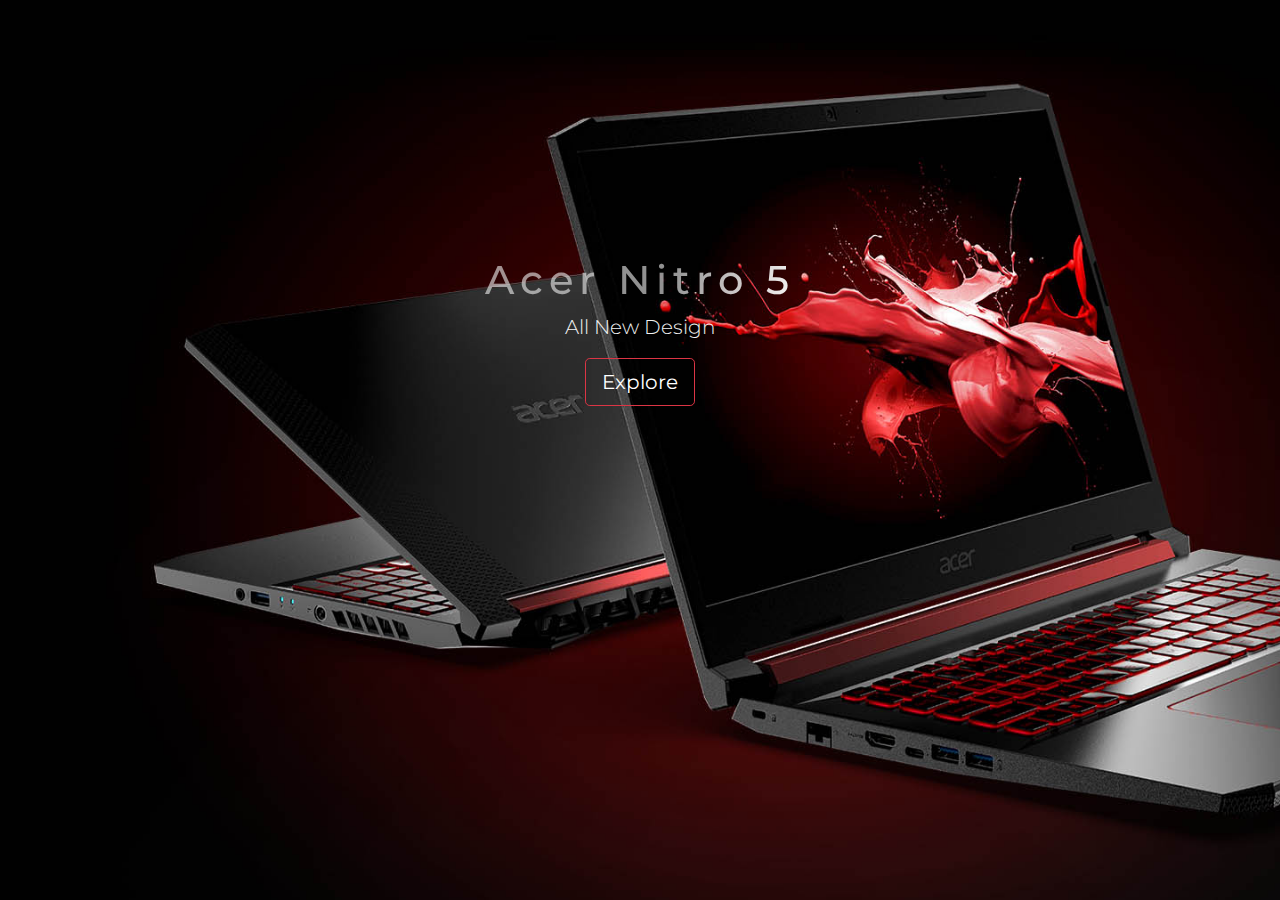
<file: index.html>
<!DOCTYPE html>
<html>
<head>
	<title> Acer Nitro 5| Landing Page</title>
	<meta charset="utf-8">
	<meta name="viewport" content="width=device-width,
	initial-scale=1.0, maximum-scale=1.0, shrink-to-fit=no">
	<meta http-equiv="X-UA-Compatible" content="IE-Edge">
	<!-- font awesome icons -->
	<link rel="stylesheet" href="https://use.fontawesome.com/releases/v5.5.0/css/all.css" integrity="sha384-B4dIYHKNBt8Bc12p+WXckhzcICo0wtJAoU8YZTY5qE0Id1GSseTk6S+L3BlXeVIU" crossorigin="anonymous">
	
	<!-- google fonts -->
	<link href="https://fonts.googleapis.com/css?family=Montserrat|Raleway&display=swap" rel="stylesheet">

	<!-- bootstrap -->
	<link rel="stylesheet" href="https://maxcdn.bootstrapcdn.com/bootstrap/4.3.1/css/bootstrap.min.css">
	<!-- external css -->
	<link rel="stylesheet" type="text/css" href="assets/css/style.css">
	<!-- animate css -->
	<link rel="stylesheet" type="text/css" href="assets/css/animate.css">
	<link rel="shortcut icon" href="assets/images/no5icon.jpg"/>

</head>
<body>
	<section id="jumbotron-section">
		<div id="jumbo-land" class="jumbotron mb-0 animated fadeIn" >
			<div class="container-fluid text-center ">
				<h1 class="text-center shine"> Acer Nitro 5</h1>	
				
				<p class="lead text-center"> All New Design</p>
				
				<a href="home.html"> <button id="explore" class="btn btn-outline-danger btn-lg "> 
					 Explore</a>
				</button> 
				
				
 				


			</div> 
			<!-- end of container -->
			
			
			 
		</div>
		<!-- end of jumbotron -->

	</section>
	<!-- end of jumbo section  -->
	










<!-- jQuery library -->
<script src="https://ajax.googleapis.com/ajax/libs/jquery/3.4.1/jquery.min.js"></script>

<!-- Popper JS
<script src="https://cdnjs.cloudflare.com/ajax/libs/popper.js/1.14.7/umd/popper.min.js"></script>

 Latest compiled JavaScript -->
<script src="https://maxcdn.bootstrapcdn.com/bootstrap/4.3.1/js/bootstrap.min.js"></script>

</body>
</html>
</file>
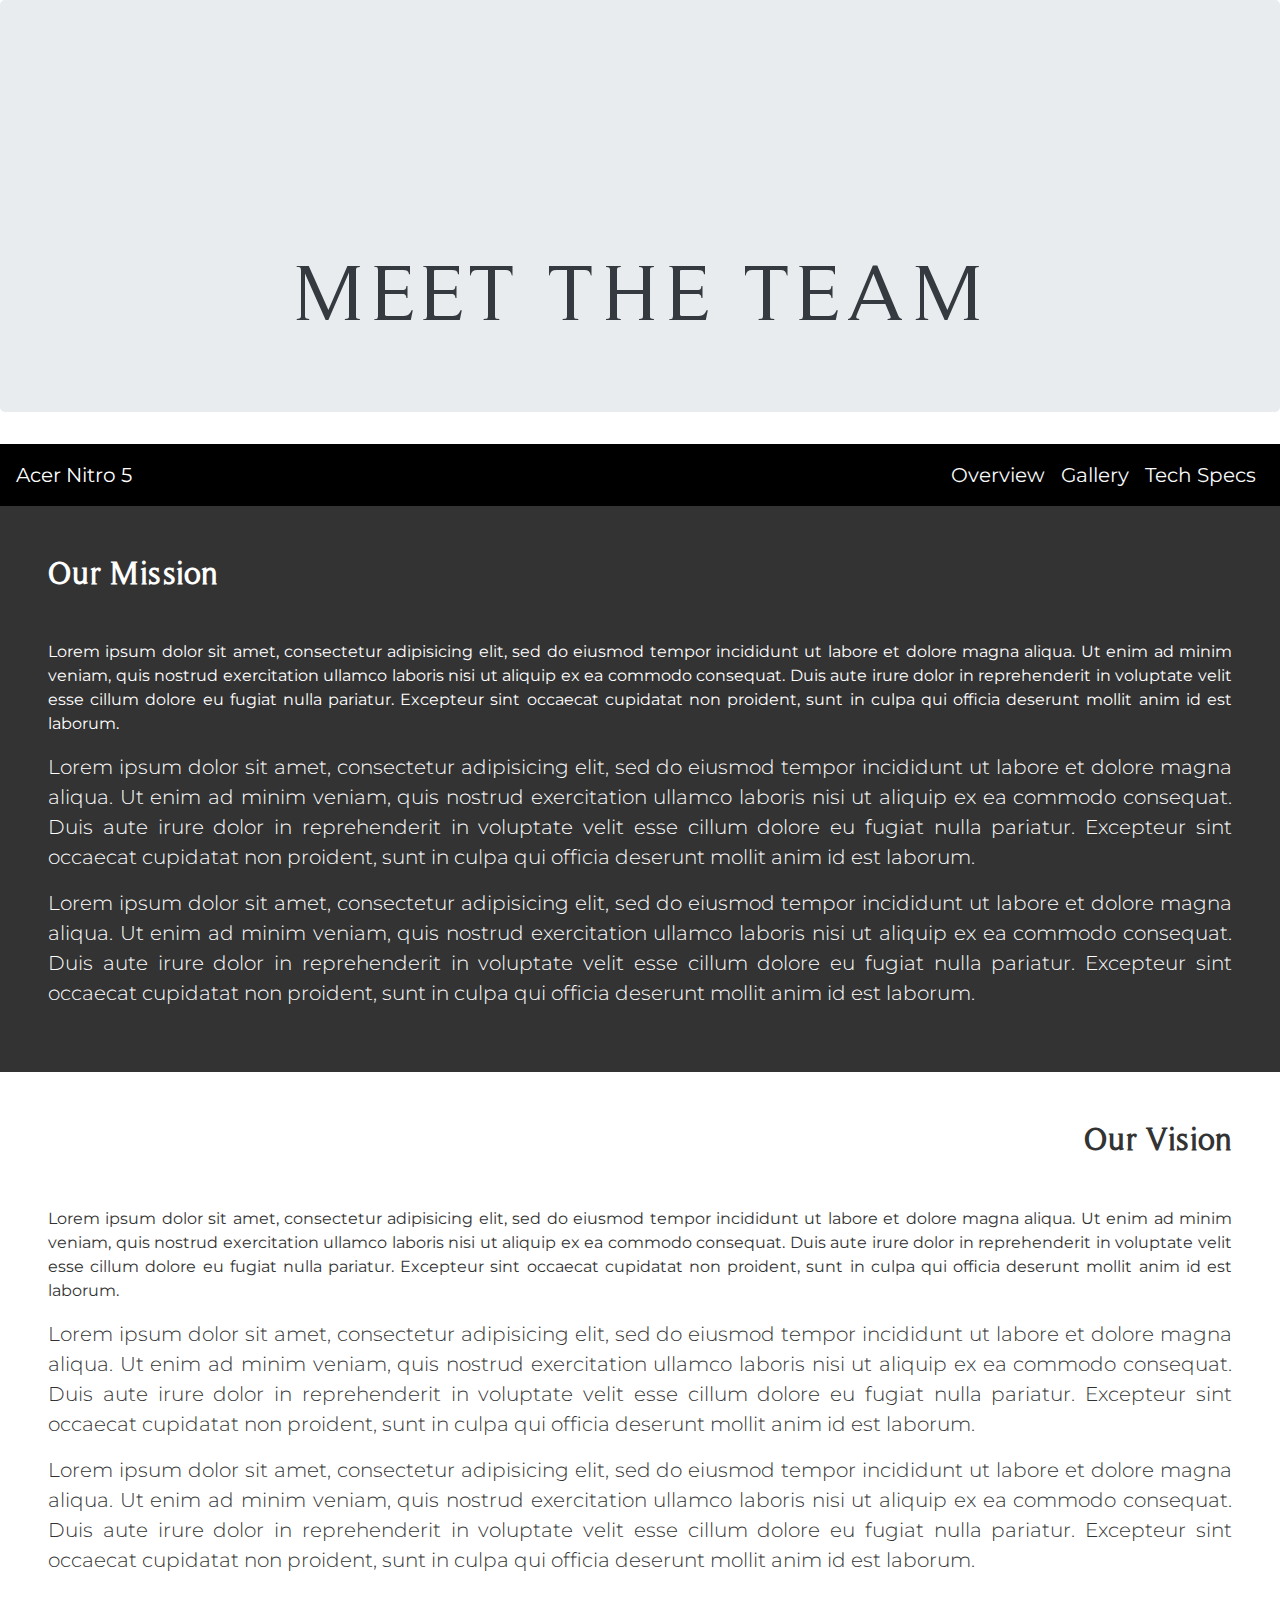
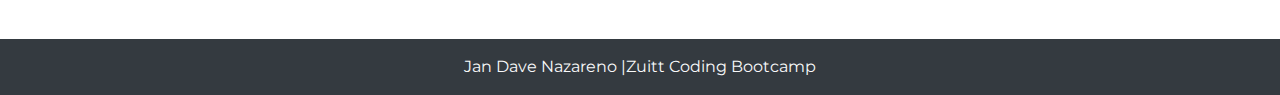
<file: about.html>
<!DOCTYPE html>
<html>
<head>
	<title></title>

	<meta charset="utf-8">
	<meta name="viewport" content="width=device-width,
	initial-scale=1.0, maximum-scale=1.0, shrink-to-fit=no">
	<meta http-equiv="X-UA-Compatible" content="IE-Edge">
	<!-- font awesome icons -->
	<link rel="stylesheet" href="https://use.fontawesome.com/releases/v5.5.0/css/all.css" integrity="sha384-B4dIYHKNBt8Bc12p+WXckhzcICo0wtJAoU8YZTY5qE0Id1GSseTk6S+L3BlXeVIU" crossorigin="anonymous">
	
	<!-- google fonts -->
	<link href="https://fonts.googleapis.com/css?family=Montserrat|Raleway&display=swap" rel="stylesheet">

	<!-- bootstrap -->
	<link rel="stylesheet" href="https://maxcdn.bootstrapcdn.com/bootstrap/4.3.1/css/bootstrap.min.css">
	<!-- external css -->
	<link rel="stylesheet" type="text/css" href="assets/css/style.css">
	<!-- animate css -->
	<link rel="stylesheet" type="text/css" href="assets/css/animate.css">
	<link rel="shortcut icon" href="assets/images/no5icon.jpg"/>
</head>
<body>
	<section id="home"></section>
	<!-- <nav id="navbar" class="navbar navbar-expand-sm navbar-dark sticky-top animated fadeIn">
	  <a class="navbar-brand " href="home.html">Acer Nitro 5</a>
	  <button class="navbar-toggler" type="button" data-toggle="collapse" data-target="#navbarNav" aria-controls="navbarNav" aria-expanded="false" aria-label="Toggle navigation">
	    <span class="navbar-toggler-icon"></span>
	  </button>
	  <div class="collapse navbar-collapse" id="navbarNav">
	    <ul class="navbar-nav ml-auto">
	      <li class="nav-item active">
	        <a class="nav-link text-light" href="home.html">Overview <span class="sr-only ">(current)</span></a>
	      </li>
	      <li class="nav-item">
	        <a class="nav-link text-light" href="#">Gallery</a>
	      </li>
	      <li class="nav-item">
	        <a class="nav-link text-light" href="techspecs.html">Tech Specs</a>
	      </li>
	      
	    </ul>
	  </div>
		
	</nav> -->

	<section id="jumbotron-about" class="jumbotron">
		<h2 id="landing-about" class="text-center text-dark animated fadeIn">
			MEET THE TEAM

		</h2>

	</section> <!-- END JUMBO -->

	<div class="container-fluid p-0">
		<nav id="navbar" class="navbar navbar-expand-sm navbar-dark sticky-top animated fadeIn">
	  <a class="navbar-brand " href="home.html">Acer Nitro 5</a>
	  <button class="navbar-toggler" type="button" data-toggle="collapse" data-target="#navbarNav" aria-controls="navbarNav" aria-expanded="false" aria-label="Toggle navigation">
	    <span class="navbar-toggler-icon"></span>
	  </button>
	  <div class="collapse navbar-collapse" id="navbarNav">
	    <ul class="navbar-nav ml-auto">
	      <li class="nav-item active">
	        <a class="nav-link text-light" href="home.html">Overview <span class="sr-only ">(current)</span></a>
	      </li>
	      <li class="nav-item">
	        <a class="nav-link text-light" href="#">Gallery</a>
	      </li>
	      <li class="nav-item">
	        <a class="nav-link text-light" href="techspecs.html">Tech Specs</a>
	      </li>
	      
	    </ul>
	  </div>
		
	</nav>
	
	<section id="mission" class="p-5">
		
		<h2 class="mb-5 about-tags">Our Mission</h2>
		
		<p class="text-justify ">Lorem ipsum dolor sit amet, consectetur adipisicing elit, sed do eiusmod
		tempor incididunt ut labore et dolore magna aliqua. Ut enim ad minim veniam,
		quis nostrud exercitation ullamco laboris nisi ut aliquip ex ea commodo
		consequat. Duis aute irure dolor in reprehenderit in voluptate velit esse
		cillum dolore eu fugiat nulla pariatur. Excepteur sint occaecat cupidatat non
		proident, sunt in culpa qui officia deserunt mollit anim id est laborum.</p>

		<p class="text-justify lead">Lorem ipsum dolor sit amet, consectetur adipisicing elit, sed do eiusmod
		tempor incididunt ut labore et dolore magna aliqua. Ut enim ad minim veniam,
		quis nostrud exercitation ullamco laboris nisi ut aliquip ex ea commodo
		consequat. Duis aute irure dolor in reprehenderit in voluptate velit esse
		cillum dolore eu fugiat nulla pariatur. Excepteur sint occaecat cupidatat non
		proident, sunt in culpa qui officia deserunt mollit anim id est laborum.</p>

		<p class="text-justify lead">Lorem ipsum dolor sit amet, consectetur adipisicing elit, sed do eiusmod
		tempor incididunt ut labore et dolore magna aliqua. Ut enim ad minim veniam,
		quis nostrud exercitation ullamco laboris nisi ut aliquip ex ea commodo
		consequat. Duis aute irure dolor in reprehenderit in voluptate velit esse
		cillum dolore eu fugiat nulla pariatur. Excepteur sint occaecat cupidatat non
		proident, sunt in culpa qui officia deserunt mollit anim id est laborum.</p>
	</section>


	<section id="vision" class="p-5">
		
		<h2 class="mb-5 about-tags text-right">Our Vision</h2>
		
		<p class="text-justify ">Lorem ipsum dolor sit amet, consectetur adipisicing elit, sed do eiusmod
		tempor incididunt ut labore et dolore magna aliqua. Ut enim ad minim veniam,
		quis nostrud exercitation ullamco laboris nisi ut aliquip ex ea commodo
		consequat. Duis aute irure dolor in reprehenderit in voluptate velit esse
		cillum dolore eu fugiat nulla pariatur. Excepteur sint occaecat cupidatat non
		proident, sunt in culpa qui officia deserunt mollit anim id est laborum.</p>

		<p class="text-justify lead">Lorem ipsum dolor sit amet, consectetur adipisicing elit, sed do eiusmod
		tempor incididunt ut labore et dolore magna aliqua. Ut enim ad minim veniam,
		quis nostrud exercitation ullamco laboris nisi ut aliquip ex ea commodo
		consequat. Duis aute irure dolor in reprehenderit in voluptate velit esse
		cillum dolore eu fugiat nulla pariatur. Excepteur sint occaecat cupidatat non
		proident, sunt in culpa qui officia deserunt mollit anim id est laborum.</p>

		<p class="text-justify lead">Lorem ipsum dolor sit amet, consectetur adipisicing elit, sed do eiusmod
		tempor incididunt ut labore et dolore magna aliqua. Ut enim ad minim veniam,
		quis nostrud exercitation ullamco laboris nisi ut aliquip ex ea commodo
		consequat. Duis aute irure dolor in reprehenderit in voluptate velit esse
		cillum dolore eu fugiat nulla pariatur. Excepteur sint occaecat cupidatat non
		proident, sunt in culpa qui officia deserunt mollit anim id est laborum.</p>
	</section>

	

	</div> <!-- end container fluid -->
	

	<footer >
	
	<p class="text-center p-3 mb-0 text-light bg-dark ">Jan Dave Nazareno |Zuitt Coding Bootcamp</p>
	</footer>






<!-- jQuery library -->
<script src="https://ajax.googleapis.com/ajax/libs/jquery/3.4.1/jquery.min.js"></script>

<!-- Popper JS
<script src="https://cdnjs.cloudflare.com/ajax/libs/popper.js/1.14.7/umd/popper.min.js"></script>

<!-- Latest compiled JavaScript -->
<script src="https://maxcdn.bootstrapcdn.com/bootstrap/4.3.1/js/bootstrap.min.js"></script>
</body>
</html>
</file>
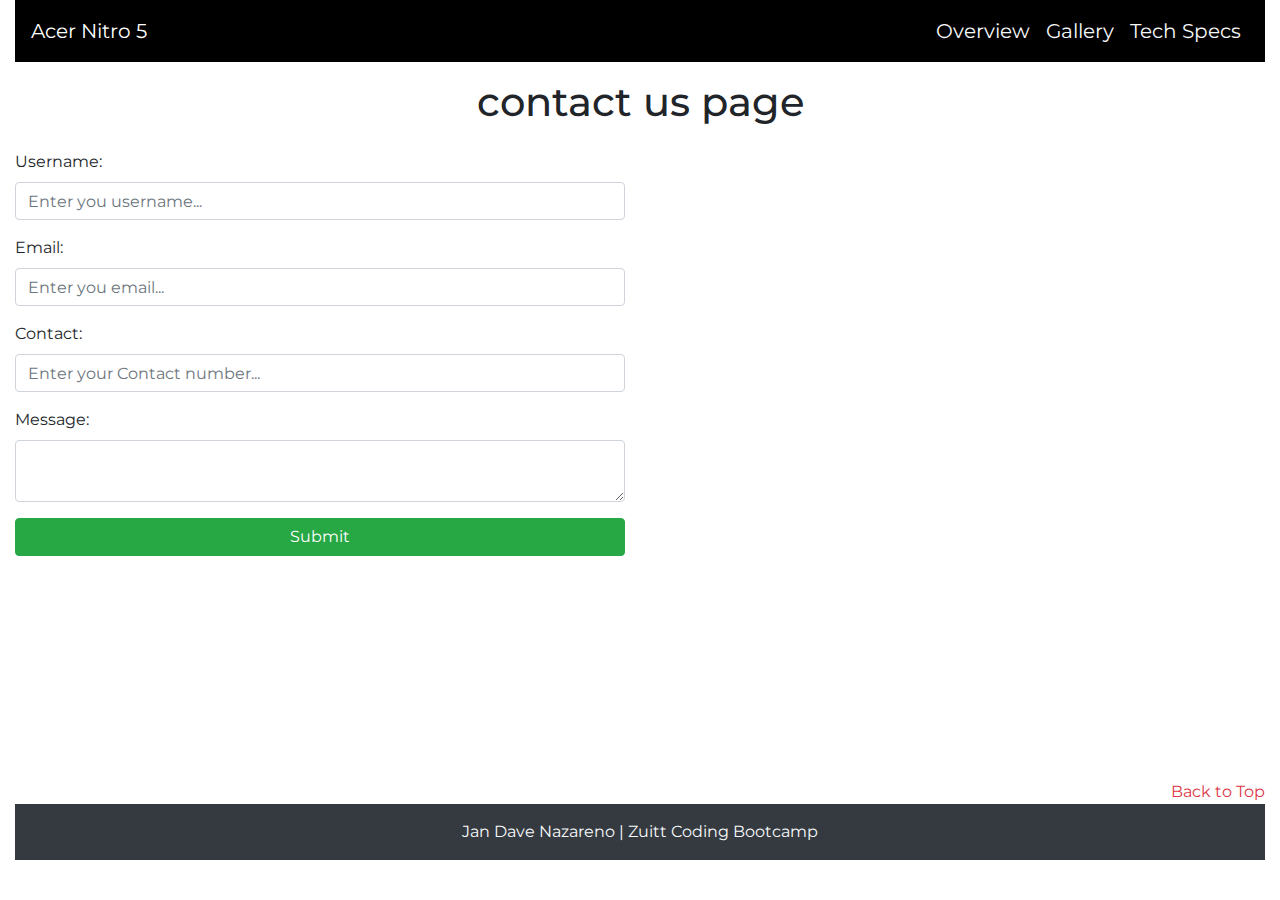
<file: contact.html>
<!DOCTYPE html>
<html>
<head>
	<title>Acer Nitro 5</title>

	<meta charset="utf-8">
	<meta name="viewport" content="width=device-width,
	initial-scale=1.0, maximum-scale=1.0, shrink-to-fit=no">
	<meta http-equiv="X-UA-Compatible" content="IE-Edge">
	<!-- font awesome icons -->
	<link rel="stylesheet" href="https://use.fontawesome.com/releases/v5.5.0/css/all.css" integrity="sha384-B4dIYHKNBt8Bc12p+WXckhzcICo0wtJAoU8YZTY5qE0Id1GSseTk6S+L3BlXeVIU" crossorigin="anonymous">
	
	<!-- google fonts -->
	<link href="https://fonts.googleapis.com/css?family=Montserrat|Raleway&display=swap" rel="stylesheet">

	<!-- bootstrap -->
	<link rel="stylesheet" href="https://maxcdn.bootstrapcdn.com/bootstrap/4.3.1/css/bootstrap.min.css">
	<!-- external css -->
	<link rel="stylesheet" type="text/css" href="assets/css/style.css">
	<!-- animate css -->
	<link rel="stylesheet" type="text/css" href="assets/css/animate.css">
	<link rel="shortcut icon" href="assets/images/no5icon.jpg"/>
</head>
<body>
	<div class="container-fluid">
		<section id="home"></section>
	<nav id="navbar" class="navbar navbar-expand-sm navbar-dark ">
	  <a class="navbar-brand " href="home.html">Acer Nitro 5</a>
	  <button class="navbar-toggler" type="button" data-toggle="collapse" data-target="#navbarNav" aria-controls="navbarNav" aria-expanded="false" aria-label="Toggle navigation">
	    <span class="navbar-toggler-icon"></span>
	  </button>
	  <div class="collapse navbar-collapse" id="navbarNav">
	    <ul class="navbar-nav ml-auto">
	      <li class="nav-item active">
	        <a class="nav-link text-light" href="home.html">Overview <span class="sr-only ">(current)</span></a>
	      </li>
	      <li class="nav-item">
	        <a class="nav-link text-light" href="#">Gallery</a>
	      </li>
	      <li class="nav-item active">
	        <a class="nav-link text-light" href="techspecs.html">Tech Specs</a>
	      </li>
	      
	    </ul>
	  </div>
	</nav>

	<div class="row">
		<header class="col-12 col-md-12 col-lg-12">
			<h1 class="text-center py-3"> contact us page</h1>

		</header>

	</div> <!-- end of row -->
			

	<div class="row">
		<div class="col-12 col-md-16 col-lg-6">
			<form>
				<div class="form-group">
					<label for="username">Username:</label>
					<input type="text" id="username" class="form-control" placeholder="Enter you username..." >

				</div>

				<div class="form-group">
					<label for="email">Email:</label>
					<input type="email" id="email" class="form-control" placeholder="Enter you email..." >

				</div>

				<div class="form-group">
					<label for="contact">Contact:</label>
					<input type="number" id="contact" class="form-control" placeholder="Enter your Contact number..." >

				</div>

				<div class="form-group">
					<label for="message">Message:</label>
					<textarea id="message" class="form-control" placeholder="Enter your message here">
						
					</textarea>
				</div>
				<button class="btn btn-block btn-success">
					
					Submit
				</button>

			</form>
		</div> <!-- left side -->

		<div class="col-12 col-md-16 col-lg-6">
			<iframe id="maps" src="https://www.google.com/maps/embed?pb=!1m18!1m12!1m3!1d65346694.99924753!2d41.34272684620072!3d-3.531224757105574!2m3!1f0!2f0!3f0!3m2!1i1024!2i768!4f13.1!3m3!1m2!1s0xb09dff882a7809e1%3A0xb08d0a385dc8c7c7!2sAntarctica!5e0!3m2!1sen!2sph!4v1562227998620!5m2!1sen!2sph" allowfullscreen></iframe>
		</div> <!-- right side -->

	</div>


	

	<div class="text-right">
		<a href="#home" class="text-danger">Back to Top</a>

	</div>

	<footer class="footer bg-dark">
	
		<p  class="text-center p-3 mb-0 text-light">Jan Dave Nazareno | Zuitt Coding Bootcamp</p>
	
	</footer>
	</div> <!-- container fluid end -->

<!-- jQuery library -->
<script src="https://ajax.googleapis.com/ajax/libs/jquery/3.4.1/jquery.min.js"></script>

<!-- Popper JS
<script src="https://cdnjs.cloudflare.com/ajax/libs/popper.js/1.14.7/umd/popper.min.js"></script>

<!-- Latest compiled JavaScript -->
<script src="https://maxcdn.bootstrapcdn.com/bootstrap/4.3.1/js/bootstrap.min.js"></script>
</body>
</html>
</file>
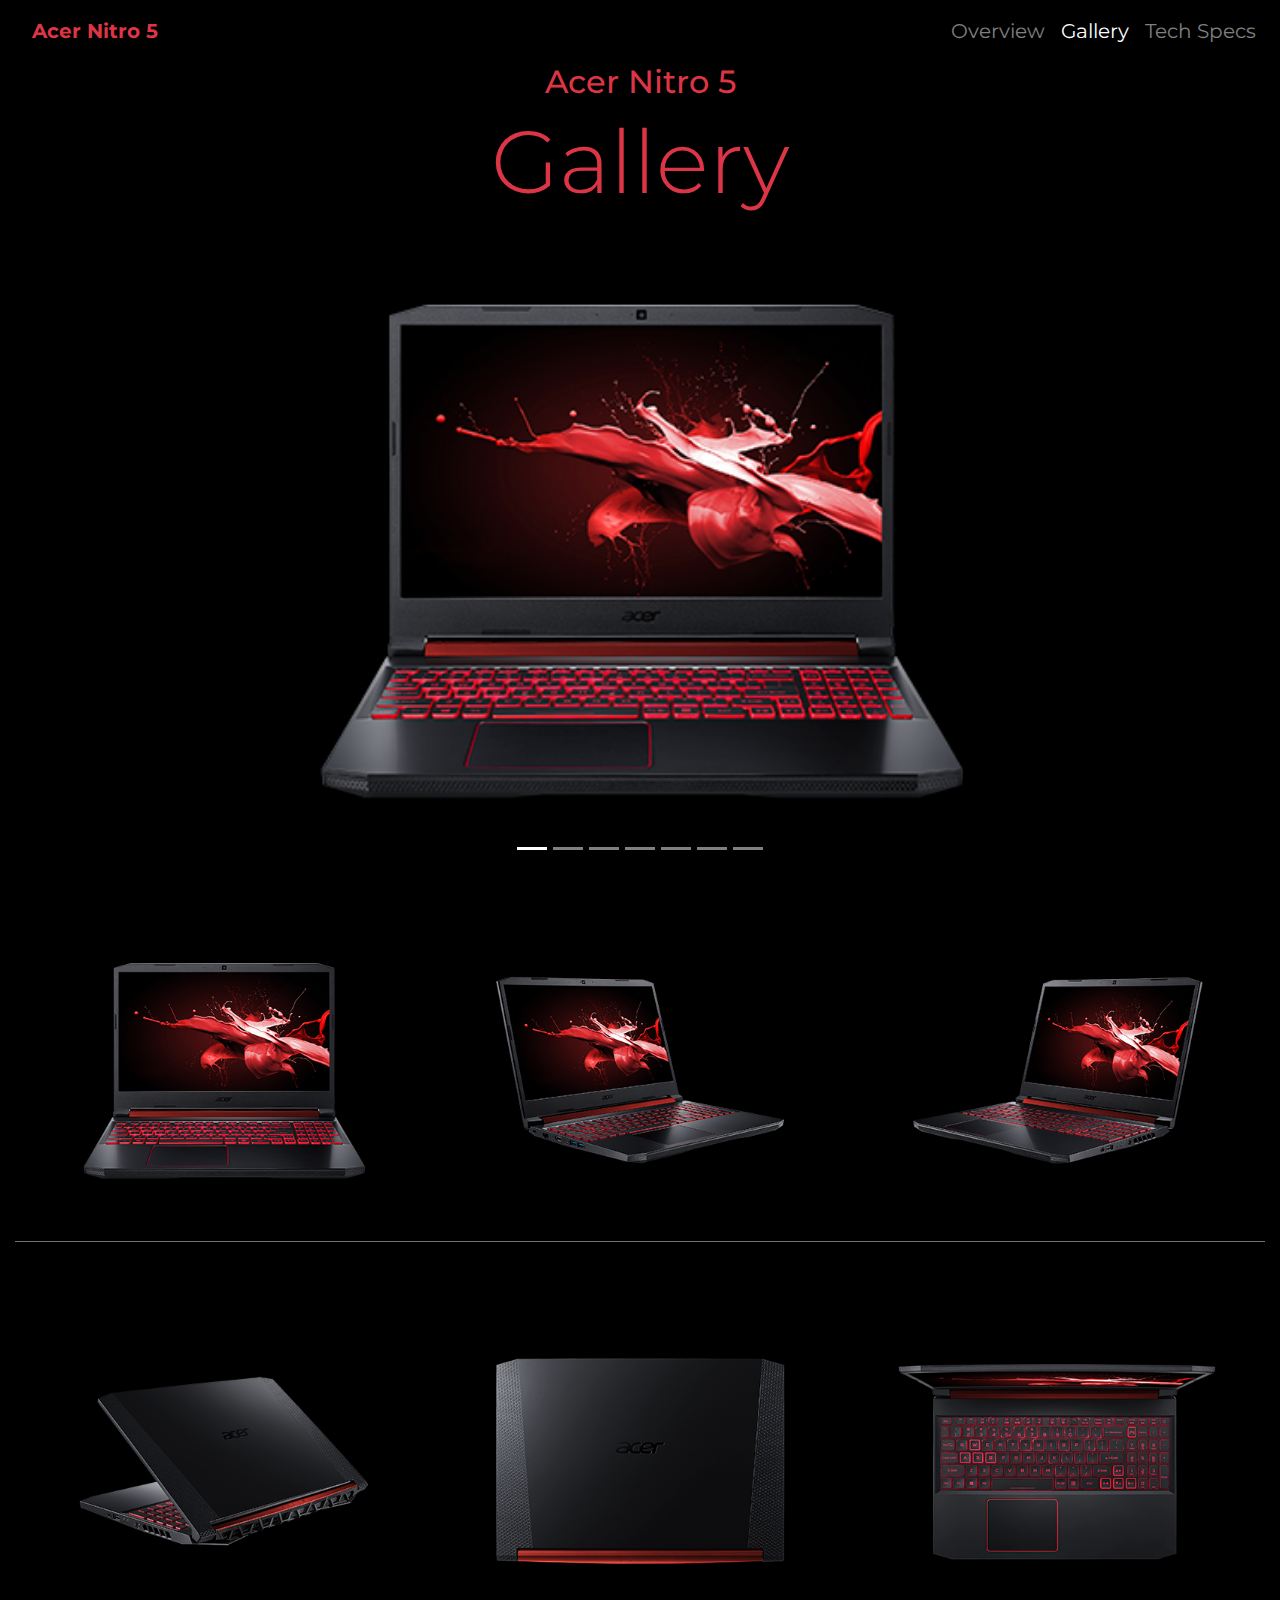
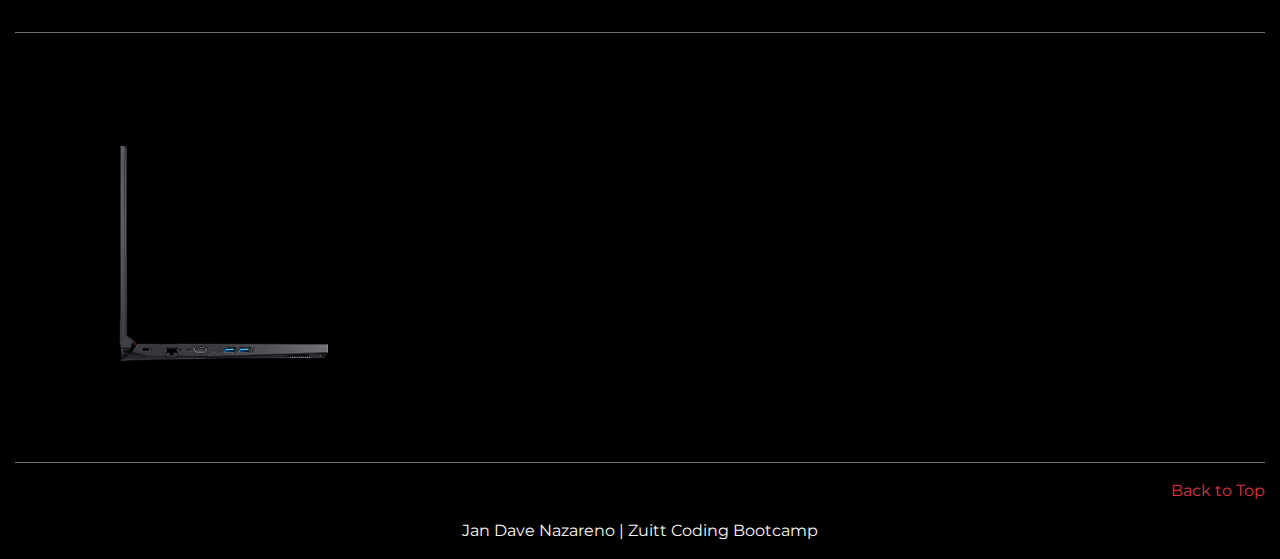
<file: gallery.html>
<!DOCTYPE html>
<html>
<head>
	<title>Acer Nitro 5</title>

	<meta charset="utf-8">
	<meta name="viewport" content="width=device-width,
	initial-scale=1.0, maximum-scale=1.0, shrink-to-fit=no">
	<meta http-equiv="X-UA-Compatible" content="IE-Edge">
	<!-- font awesome icons -->
	<link rel="stylesheet" href="https://use.fontawesome.com/releases/v5.5.0/css/all.css" integrity="sha384-B4dIYHKNBt8Bc12p+WXckhzcICo0wtJAoU8YZTY5qE0Id1GSseTk6S+L3BlXeVIU" crossorigin="anonymous">
	
	<!-- google fonts -->
	<link href="https://fonts.googleapis.com/css?family=Montserrat|Raleway&display=swap" rel="stylesheet">

	<link href="https://fonts.googleapis.com/css?family=Lato&display=swap" rel="stylesheet">
	<!-- fontawesome icons -->
	<link rel="stylesheet" href="https://use.fontawesome.com/releases/v5.5.0/css/all.css" integrity="sha384-B4dIYHKNBt8Bc12p+WXckhzcICo0wtJAoU8YZTY5qE0Id1GSseTk6S+L3BlXeVIU" crossorigin="anonymous">

	<!-- bootstrap -->
	<link rel="stylesheet" href="https://maxcdn.bootstrapcdn.com/bootstrap/4.3.1/css/bootstrap.min.css">
	<!-- external css -->
	<link rel="stylesheet" type="text/css" href="assets/css/style.css">
	<!-- animate css -->
	<link rel="stylesheet" type="text/css" href="assets/css/animate.css">
	<link rel="shortcut icon" href="assets/images/no5icon.jpg"/>
</head>
<body class="animated fadeIn">
	<section id="home"></section>
	<nav id="navbar" class="navbar navbar-expand-sm navbar-dark  sticky-top ">
	  <a id="navbar2" class="navbar navbar-brand font-weight-bold" href="home.html"> Acer Nitro 5</a>
	  <button class="navbar-toggler" type="button" data-toggle="collapse" data-target="#navbarNav" aria-controls="navbarNav" aria-expanded="false" aria-label="Toggle navigation">
	    <span class="navbar-toggler-icon"></span>
	  </button>
	  <div class="collapse navbar-collapse text-right" id="navbarNav">
	    <ul class="navbar-nav ml-auto">
	      <li class="nav-item  ">
	        <a class="nav-link  " href="home.html">Overview <span class="sr-only ">(current)</span></a>
	      </li>
	      <li class="nav-item active">
	        <a class="nav-link " href="gallery.html">Gallery</a>
	      </li>
	      <li class="nav-item">
	        <a class="nav-link " href="techspecs.html">Tech Specs</a>
	      </li>
	      
	    </ul>
	  </div>
		
	</nav>

	<header id="head-gall" class="card rounded-0">
		<h2 class="text-center acerRed">Acer Nitro 5</h2>
		<h2 class="text-center display-2 acerRed"> Gallery</h2>
		
	</header>
<div id="container" class="container-fluid h-100 ">
	
	<div class="row">
		<div id="col8" class="col-12 col-md-12 offset-lg-2 col-lg-8">
			<div id="carousel-home" class="carousel slide " data-ride="carousel" data-interval="3000">
				 <ol class="carousel-indicators">
   					 <li data-target="#carouselExampleIndicators" data-slide-to="0" class="active "></li>
   					 <li data-target="#carouselExampleIndicators" data-slide-to="1"></li>
   					 <li data-target="#carouselExampleIndicators" data-slide-to="2"></li>
   					 <li data-target="#carouselExampleIndicators" data-slide-to="3"></li>
   					 <li data-target="#carouselExampleIndicators" data-slide-to="4"></li>
   					 <li data-target="#carouselExampleIndicators" data-slide-to="5"></li>
   					 <li data-target="#carouselExampleIndicators" data-slide-to="6"></li>
   					 
  				</ol>

				<div class="carousel-inner">
					<div class="carousel-item active" data-interval="3000">
						<img src="assets/images/nitro5gal1.png" class="d-block w-100 ">

					</div>
					
					<div class="carousel-item" data-interval="3000">
						<img src="assets/images/nitro5gal2.png" class="d-block w-100 ">

					</div>
					
					<div class="carousel-item" data-interval="3000">
						<img src="assets/images/nitro5gal3.png" class="d-block w-100 ">

					</div>

					<div class="carousel-item" data-interval="3000">
						<img src="assets/images/nitro5gal4.png" class="d-block w-100 ">

					</div>

					<div class="carousel-item" data-interval="3000">
						<img src="assets/images/nitro5gal5.png" class="d-block w-100 ">

					</div>

					<div class="carousel-item" data-interval="3000">
						<img src="assets/images/nitro5gal6.png" class="d-block w-100 ">

					</div>

					<div class="carousel-item" data-interval="3000">
						<img src="assets/images/nitro5gal7.png" class="d-block w-100 ">

					</div>

					
				</div> <!-- end carousel inner -->
				


			</div> <!-- end carousel -->

		</div> <!-- end 8 cols -->

	</div> <!-- end row -->


	<div class="row m-0">
		
		<div id="right" class="col-12 col-md-6 col-lg-4 mt-4 mb-4 p-1  border-bottom border-secondary">
			<div class="container">
				<div id="gallery-items" class="row">
					
					<div class="col-12 col-md-12 col-lg-12 p-4">
						 <div data-toggle="modal" data-target="#modal-1">
						 	<img src="assets/images/nitro5gal1.png" class="card-img-top img-fluid">
						 	<!-- <h3 class="card-title text-center">dogee</h3> -->

						 </div>
					</div>
				</div>

			</div>
			
		</div> <!-- end of rightside -->


		<div id="right" class="col-12 col-md-6 col-lg-4 mt-4 mb-4 p-1  border-bottom border-secondary">
			<div class="container">
				<div id="gallery-items" class="row">
					
					<div class="col-12 col-md-12 col-lg-12 p-4">
						 <div data-toggle="modal" data-target="#modal-2">
						 	<img src="assets/images/nitro5gal2.png" class="card-img-top img-fluid">
						 	<!-- <h3 class="card-title text-center">dogee</h3> -->

						 </div>
					</div>
				</div>

			</div>
			
		</div> <!-- end of rightside2 -->

		<div id="right" class="col-12 col-md-6 col-lg-4 mt-4 mb-4 p-1  border-bottom border-secondary">
			<div class="container">
				<div id="gallery-items" class="row">
					
					<div class="col-12 col-md-12 col-lg-12 p-4">
						 <div data-toggle="modal" data-target="#modal-3">
						 	<img src="assets/images/nitro5gal3.png" class="card-img-top img-fluid">
						 	<!-- <h3 class="card-title text-center">dogee</h3> -->

						 </div>
					</div>
				</div>

			</div>
			
		</div> <!-- end of rightside3 -->

		<div id="right" class="col-12 col-md-6 col-lg-4 mt-4 mb-4 p-1  border-bottom border-secondary">
			<div class="container">
				<div id="gallery-items" class="row">
					
					<div class="col-12 col-md-12 col-lg-12 p-4">
						 <div data-toggle="modal" data-target="#modal-4">
						 	<img src="assets/images/nitro5gal4.png" class="card-img-top img-fluid">
						 	<!-- <h3 class="card-title text-center">dogee</h3> -->

						 </div>
					</div>
				</div>

			</div>
			
		</div> <!-- end of rightside4 -->

		<div id="right" class="col-12 col-md-6 col-lg-4 mt-4 mb-4 p-1  border-bottom border-secondary">
			<div class="container">
				<div id="gallery-items" class="row">
					
					<div class="col-12 col-md-12 col-lg-12 p-4">
						 <div data-toggle="modal" data-target="#modal-5">
						 	<img src="assets/images/nitro5gal5.png" class="card-img-top img-fluid">
						 	<!-- <h3 class="card-title text-center">dogee</h3> -->

						 </div>
					</div>
				</div>

			</div>
			
		</div> <!-- end of rightside5 -->

		<div id="right" class="col-12 col-md-6 col-lg-4 mt-4 mb-4 p-1  border-bottom border-secondary">
			<div class="container">
				<div id="gallery-items" class="row">
					
					<div class="col-12 col-md-12 col-lg-12 p-4">
						 <div data-toggle="modal" data-target="#modal-6">
						 	<img src="assets/images/nitro5gal6.png" class="card-img-top img-fluid">
						 	<!-- <h3 class="card-title text-center">dogee</h3> -->

						 </div>
					</div>
				</div>

			</div>
			
		</div> <!-- end of rightside6 -->

		<div id="right" class="col-12 col-md-6 col-lg-4 mt-4 mb-4 p-1 ">
			<div class="container">
				<div id="gallery-items" class="row">
					
					<div class="col-12 col-md-12 col-lg-12 p-4">
						 <div data-toggle="modal" data-target="#modal-7">
						 	<img src="assets/images/nitro5gal7.png" class="card-img-top img-fluid">
						 	<!-- <h3 class="card-title text-center">dogee</h3> -->

						 </div>
					</div>
				</div>

			</div>
			
		</div> <!-- end of rightside7 -->

		

	</div> <!-- end of row -->

	<!-- modal 1 -->
	<div id="modal-1" class="modal fade ">
		<div class="modal-dialog modal-lg" role="document">
			<div class="modal-content">
				<div class="modal-header">
					<h5></h5>
					<button class="close" data-dismiss="modal">
						<span>&times; </span>
					</button>
				</div>
				<div class="modal-body">
					<img src="assets/images/nitro5gal1.png" class=" card-img-top img-fluid">

				</div>
				<div class="modal-footer">
					<button class="btn btn-danger" data-dismiss="modal">close</button>
				</div>
			</div>
		</div>
	</div> <!-- end of modal 1 -->

	<!-- modal 2 -->
	<div id="modal-2" class="modal fade">
		<div class="modal-dialog modal-lg" role="document">
			<div class="modal-content">
				<div class="modal-header">
					<h5></h5>
					<button class="close" data-dismiss="modal">
						<span>&times; </span>
					</button>
				</div>
				<div class="modal-body">
					<img src="assets/images/nitro5gal2.png" class=" card-img-top img-fluid">

				</div>
				<div class="modal-footer">
					<button class="btn btn-danger" data-dismiss="modal">close</button>
				</div>
			</div>
		</div>
	</div><!-- end of modal 2 -->

	<div id="modal-3" class="modal fade">
		<div class="modal-dialog modal-lg" role="document">
			<div class="modal-content">
				<div class="modal-header">
					<h5></h5>
					<button class="close" data-dismiss="modal">
						<span>&times; </span>
					</button>
				</div>
				<div class="modal-body">
					<img src="assets/images/nitro5gal3.png" class=" card-img-top img-fluid">

				</div>
				<div class="modal-footer">
					<button class="btn btn-danger" data-dismiss="modal">close</button>
				</div>
			</div>
		</div>
	</div> <!-- end of modal 3 -->

	<div id="modal-4" class="modal fade">
		<div class="modal-dialog modal-lg" role="document">
			<div class="modal-content">
				<div class="modal-header">
					<h5></h5>
					<button class="close" data-dismiss="modal">
						<span>&times; </span>
					</button>
				</div>
				<div class="modal-body">
					<img src="assets/images/nitro5gal4.png" class=" card-img-top img-fluid">

				</div>
				<div class="modal-footer">
					<button class="btn btn-danger" data-dismiss="modal">close</button>
				</div>
			</div>
		</div>
	</div> <!-- end of modal 4 -->
	
	<div id="modal-5" class="modal fade">
		<div class="modal-dialog modal-lg" role="document">
			<div class="modal-content">
				<div class="modal-header">
					<h5></h5>
					<button class="close" data-dismiss="modal">
						<span>&times; </span>
					</button>
				</div>
				<div class="modal-body">
					<img src="assets/images/nitro5gal5.png" class=" card-img-top img-fluid">

				</div>
				<div class="modal-footer">
					<button class="btn btn-danger" data-dismiss="modal">close</button>
				</div>
			</div>
		</div>
	</div> <!-- end of modal 5 -->
	
	<div id="modal-6" class="modal fade">
		<div class="modal-dialog modal-lg" role="document">
			<div class="modal-content">
				<div class="modal-header">
					<h5></h5>
					<button class="close" data-dismiss="modal">
						<span>&times; </span>
					</button>
				</div>
				<div class="modal-body">
					<img src="assets/images/nitro5gal6.png" class=" card-img-top img-fluid">

				</div>
				<div class="modal-footer">
					<button class="btn btn-danger" data-dismiss="modal">close</button>
				</div>
			</div>
		</div>
	</div> <!-- end of modal 6 -->
	
	<div id="modal-7" class="modal fade">
		<div class="modal-dialog modal-lg" role="document">
			<div class="modal-content">
				<div class="modal-header">
					<h5></h5>
					<button class="close" data-dismiss="modal">
						<span>&times; </span>
					</button>
				</div>
				<div class="modal-body">
					<img src="assets/images/nitro5gal7.png" class=" card-img-top img-fluid">

				</div>
				<div class="modal-footer">
					<button class="btn btn-danger" data-dismiss="modal">close</button>
				</div>
			</div>
		</div>
	</div> <!-- end of modal 7 -->
<hr class="border-secondary">
	<div class="text-right">
			<a href="#home" class="text-danger">Back to Top</a>

	</div>

	<footer >
		
			<p  class="text-center p-3 mb-0 text-light">Jan Dave Nazareno | Zuitt Coding Bootcamp</p>

	</footer>
</div>

<!-- jQuery library -->
<script src="https://ajax.googleapis.com/ajax/libs/jquery/3.4.1/jquery.min.js"></script>

<!-- Popper JS -->
<script src="https://cdnjs.cloudflare.com/ajax/libs/popper.js/1.14.7/umd/popper.min.js"></script>

<!-- Latest compiled JavaScript -->
<script src="https://maxcdn.bootstrapcdn.com/bootstrap/4.3.1/js/bootstrap.min.js"></script>
</body>
</html>
</file>
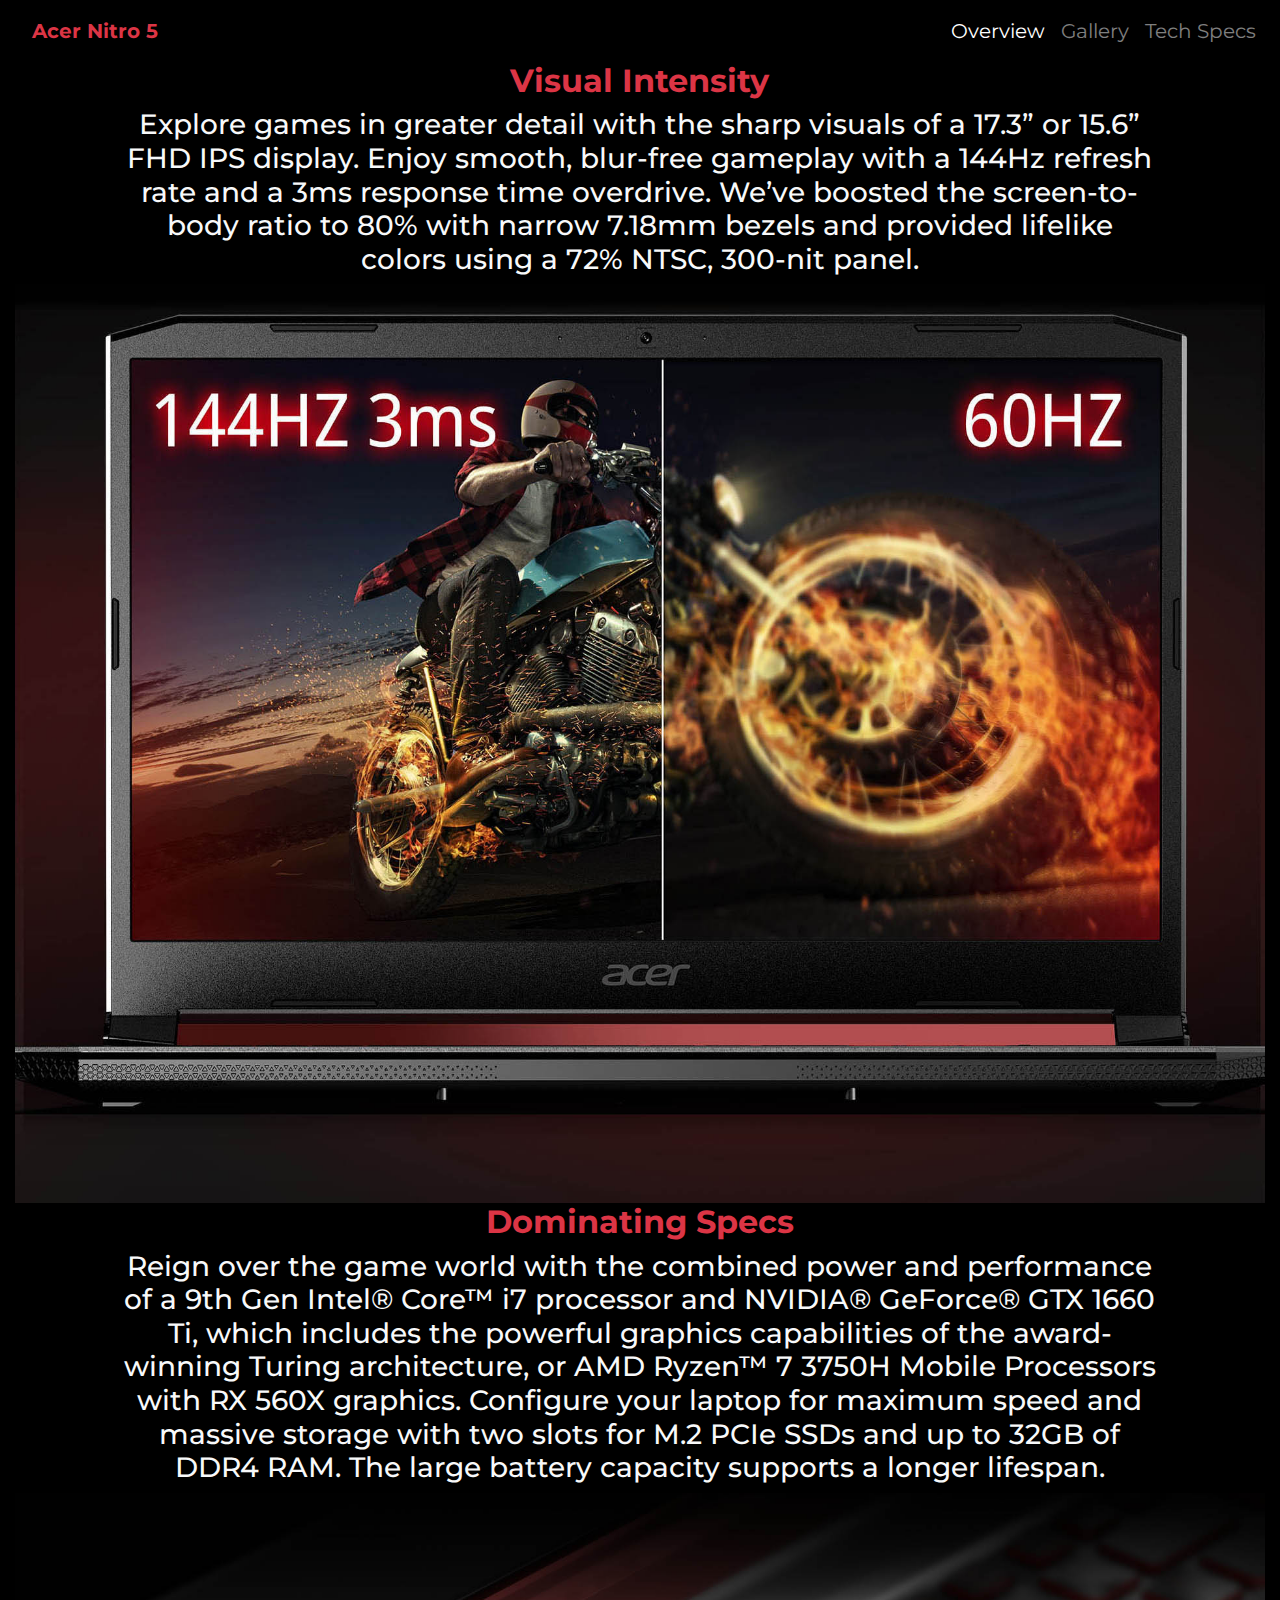
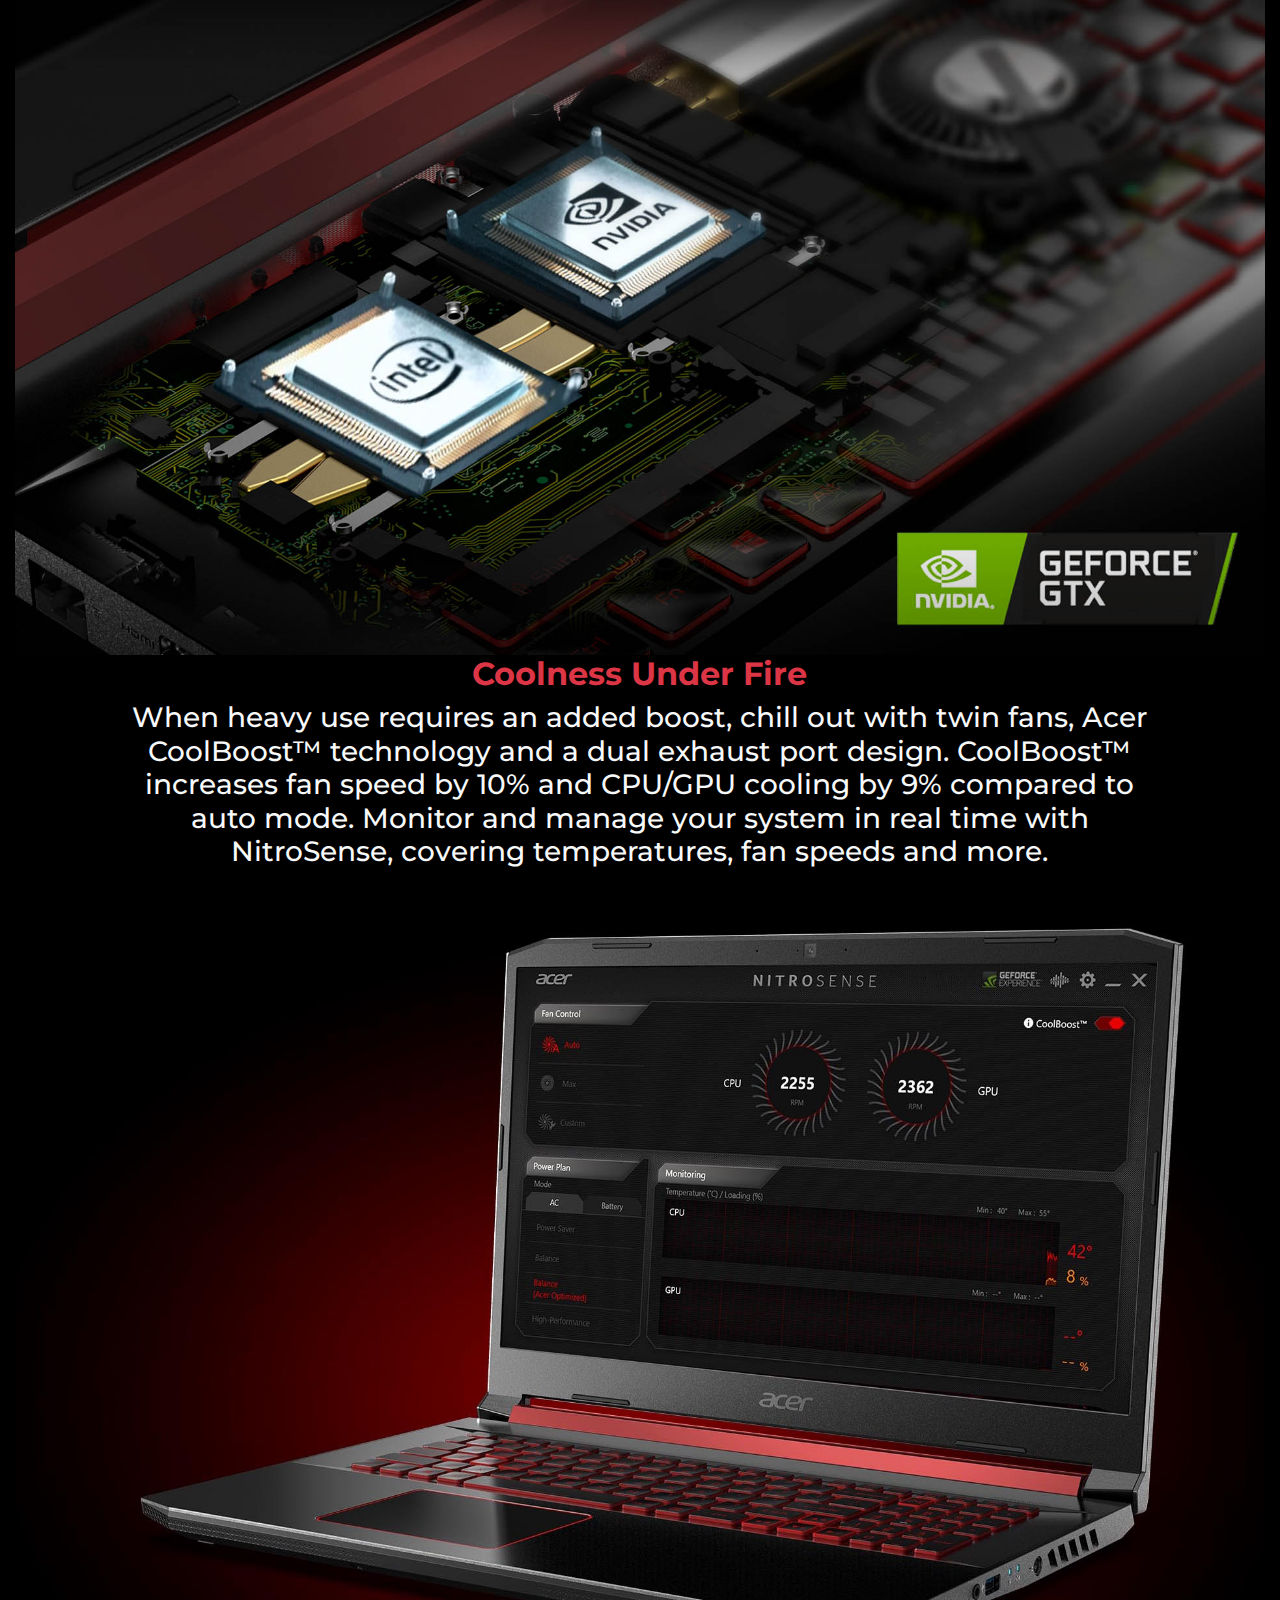
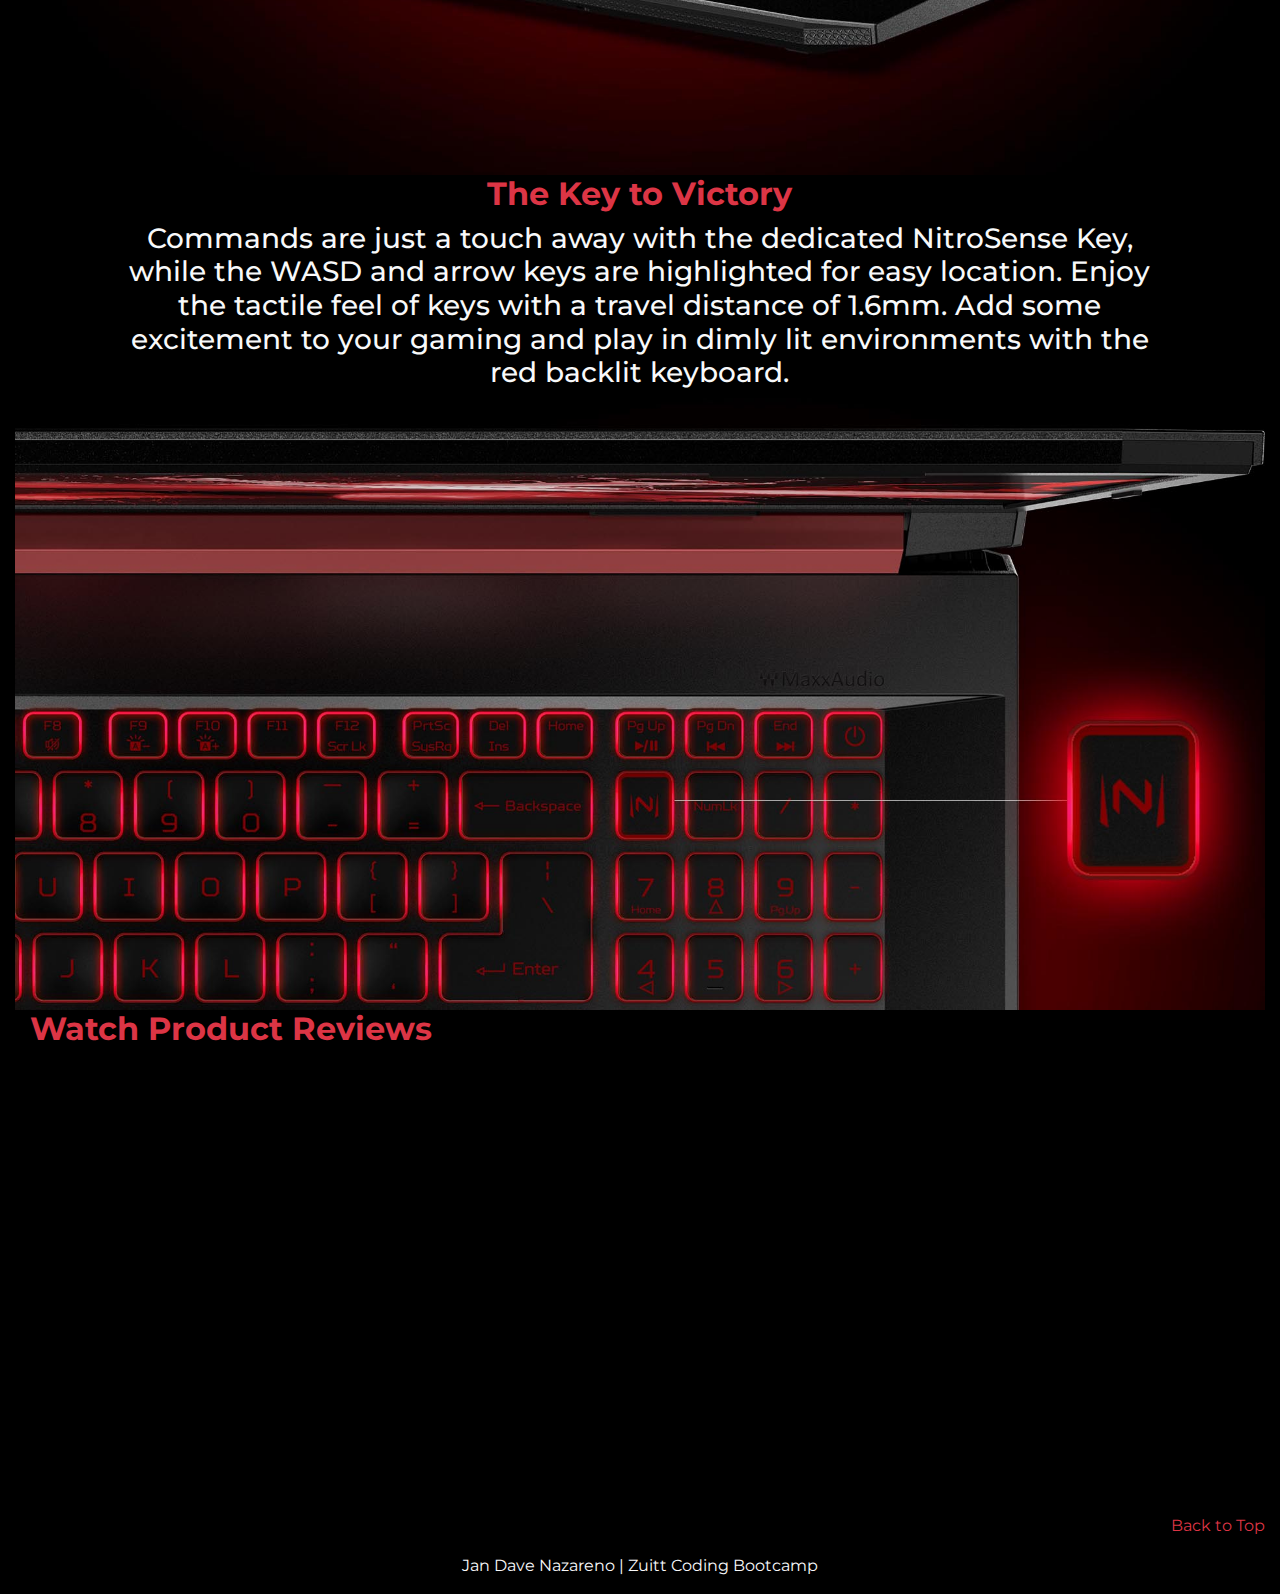
<file: home.html>
<!DOCTYPE html>
<html>
<head>
	<title>Acer Nitro 5</title>

	<meta charset="utf-8">
	<meta name="viewport" content="width=device-width,
	initial-scale=1.0, maximum-scale=1.0, shrink-to-fit=no">
	<meta http-equiv="X-UA-Compatible" content="IE-Edge">
	<!-- font awesome icons -->
	<link rel="stylesheet" href="https://use.fontawesome.com/releases/v5.5.0/css/all.css" integrity="sha384-B4dIYHKNBt8Bc12p+WXckhzcICo0wtJAoU8YZTY5qE0Id1GSseTk6S+L3BlXeVIU" crossorigin="anonymous">
	
	<!-- google fonts -->
	<link href="https://fonts.googleapis.com/css?family=Montserrat|Raleway&display=swap" rel="stylesheet">

	<link href="https://fonts.googleapis.com/css?family=Lato&display=swap" rel="stylesheet">
	<!-- fontawesome icons -->
	<link rel="stylesheet" href="https://use.fontawesome.com/releases/v5.5.0/css/all.css" integrity="sha384-B4dIYHKNBt8Bc12p+WXckhzcICo0wtJAoU8YZTY5qE0Id1GSseTk6S+L3BlXeVIU" crossorigin="anonymous">

	<!-- bootstrap -->
	<link rel="stylesheet" href="https://maxcdn.bootstrapcdn.com/bootstrap/4.3.1/css/bootstrap.min.css">
	<!-- external css -->
	<link rel="stylesheet" type="text/css" href="assets/css/style.css">
	<!-- animate css -->
	<link rel="stylesheet" type="text/css" href="assets/css/animate.css">
	<link rel="shortcut icon" href="assets/images/no5icon.jpg"/>
</head>
<body class="animated fadeIn">
	<section id="home"></section>
	<nav id="navbar" class="navbar navbar-expand-sm navbar-dark  sticky-top  ">
	  <a id="navbar2" class="navbar navbar-brand font-weight-bold" href="home.html"> Acer Nitro 5</a>
	  <button class="navbar-toggler" type="button" data-toggle="collapse" data-target="#navbarNav" aria-controls="navbarNav" aria-expanded="false" aria-label="Toggle navigation">
	    <span class="navbar-toggler-icon"></span>
	  </button>
	  <div class="collapse navbar-collapse text-right" id="navbarNav">
	    <ul class="navbar-nav ml-auto">
	      <li class="nav-item active ">
	        <a class="nav-link  " href="home.html">Overview <span class="sr-only ">(current)</span></a>
	      </li>
	      <li class="nav-item">
	        <a class="nav-link " href="gallery.html">Gallery</a>
	      </li>
	      <li class="nav-item">
	        <a class="nav-link " href="techspecs.html">Tech Specs</a>
	      </li>
	      
	    </ul>
	  </div>
		
	</nav>

	

	<div id="container" class="container-fluid  ">
		<!-- start overview 1 -->

		<div class="row">
   		 
	   	 	<div class="offset-1 col-10">
	     		
	     		<div class="text-center overview1">
					<h2  class="font-weight-bold acerRed animated fadeInUp ">Visual Intensity</h2>
					<h3  id="overview1" class="text-light animated fadeInUp">Explore games in greater detail with the sharp visuals of a 17.3” or 15.6” FHD IPS display. Enjoy smooth, blur-free gameplay with a 144Hz refresh rate and a 3ms response time overdrive. We’ve boosted the screen-to-body ratio to 80% with narrow 7.18mm bezels and provided lifelike colors using a 72% NTSC, 300-nit panel.</h3>
					
				</div>
				
	    	</div>
  		</div>
		

		<div id="" class="text-center ">
	  		<img class="mainpicture" src="assets/images/nitro5main1.jpg"  alt="...">
		</div> <!-- end 1st overview -->
		

		<!-- 2nd overview -->
		<div class="row">

	   	 	<div class="col-10 offset-1">
	     
	     		<div class="text-center">
					<h2  class="font-weight-bold acerRed animated fadeInUp ">Dominating Specs</h2>
					<h3  id="overview1" class="text-light animated fadeInUp">Reign over the game world with the combined power and performance of a 9th Gen Intel® Core™ i7 processor and NVIDIA® GeForce® GTX 1660 Ti, which includes the powerful graphics capabilities of the award-winning Turing architecture, or AMD Ryzen™ 7 3750H Mobile Processors with RX 560X graphics. Configure your laptop for maximum speed and massive storage with two slots for M.2 PCIe SSDs and up to 32GB of DDR4 RAM. The large battery capacity supports a longer lifespan.</h3>
					
				</div>
	    	</div>
  		</div>
  		

  		<div class="text-center">
	  		<img class="mainpicture" src="assets/images/nitro5main2.jpg"  alt="...">
		</div>
		<!-- end 2nd overview -->

		<!-- 3rd overview -->
		<div class="row">

	   	 	<div class="offset-1 col-10">
	     
	     		<div class="text-center">
					<h2  class="font-weight-bold acerRed animated fadeInUp ">Coolness Under Fire</h2>
					<h3  id="overview1" class="text-light animated fadeInUp">When heavy use requires an added boost, chill out with twin fans, Acer CoolBoost™ technology and a dual exhaust port design. CoolBoost™ increases fan speed by 10% and CPU/GPU cooling by 9% compared to auto mode. Monitor and manage your system in real time with NitroSense, covering temperatures, fan speeds and more.</h3>
					
				</div>
	    	</div>
    

  
  		</div>
  		

  		<div class="text-center">
	  		<img class="mainpicture" src="assets/images/nitro5main3.jpg" alt="...">
		</div>
		<!-- end 3rd overview -->

		<!-- 4th overview -->
		<div class="row">
			<div class="col-1"></div>
	   	 	<div class="col-10">
	     
	     		<div class="text-center">
					<h2  class="font-weight-bold acerRed animated fadeInUp ">The Key to Victory</h2>
					<h3  id="overview1" class="text-light animated fadeInUp">Commands are just a touch away with the dedicated NitroSense Key, while the WASD and arrow keys are highlighted for easy location. Enjoy the tactile feel of keys with a travel distance of 1.6mm. Add some excitement to your gaming and play in dimly lit environments with the red backlit keyboard.</h3>
					
				</div>
	    	</div>
    
  
  		</div>
  		

  		<div class="text-center">
	  		<img class="mainpicture" src="assets/images/nitro5main4.jpg" alt="...">
		</div>
		<!-- end 4th overview -->



		
		<div class="container-fluid ">
			<h2 class="acerRed font-weight-bold animated fadeInUp ">Watch Product Reviews</h2>
		</div>

		<iframe class="iframe1"  src="https://www.youtube.com/embed/kMGVyZlru2s" frameborder="0" allow="accelerometer; autoplay; encrypted-media; gyroscope; picture-in-picture" allowfullscreen></iframe>

		<iframe  class="iframe1"  src="https://www.youtube.com/embed/4JBi48wNTIk" frameborder="0" allow="accelerometer; autoplay; encrypted-media; gyroscope; picture-in-picture" allowfullscreen></iframe>

		<div class="text-right">
			<a href="#home" class="text-danger">Back to Top</a>

		</div>

		<footer>
	
			<p  class="text-center p-3 mb-0 text-light">Jan Dave Nazareno | Zuitt Coding Bootcamp</p>
	
		</footer>

	</div>	<!-- end of div container -->







<!-- jQuery library -->
<script src="https://ajax.googleapis.com/ajax/libs/jquery/3.4.1/jquery.min.js"></script>

<!-- Popper JS -->
<script src="https://cdnjs.cloudflare.com/ajax/libs/popper.js/1.14.7/umd/popper.min.js"></script>

<!-- Latest compiled JavaScript -->
<script src="https://maxcdn.bootstrapcdn.com/bootstrap/4.3.1/js/bootstrap.min.js"></script>
</body>
</html>
</file>
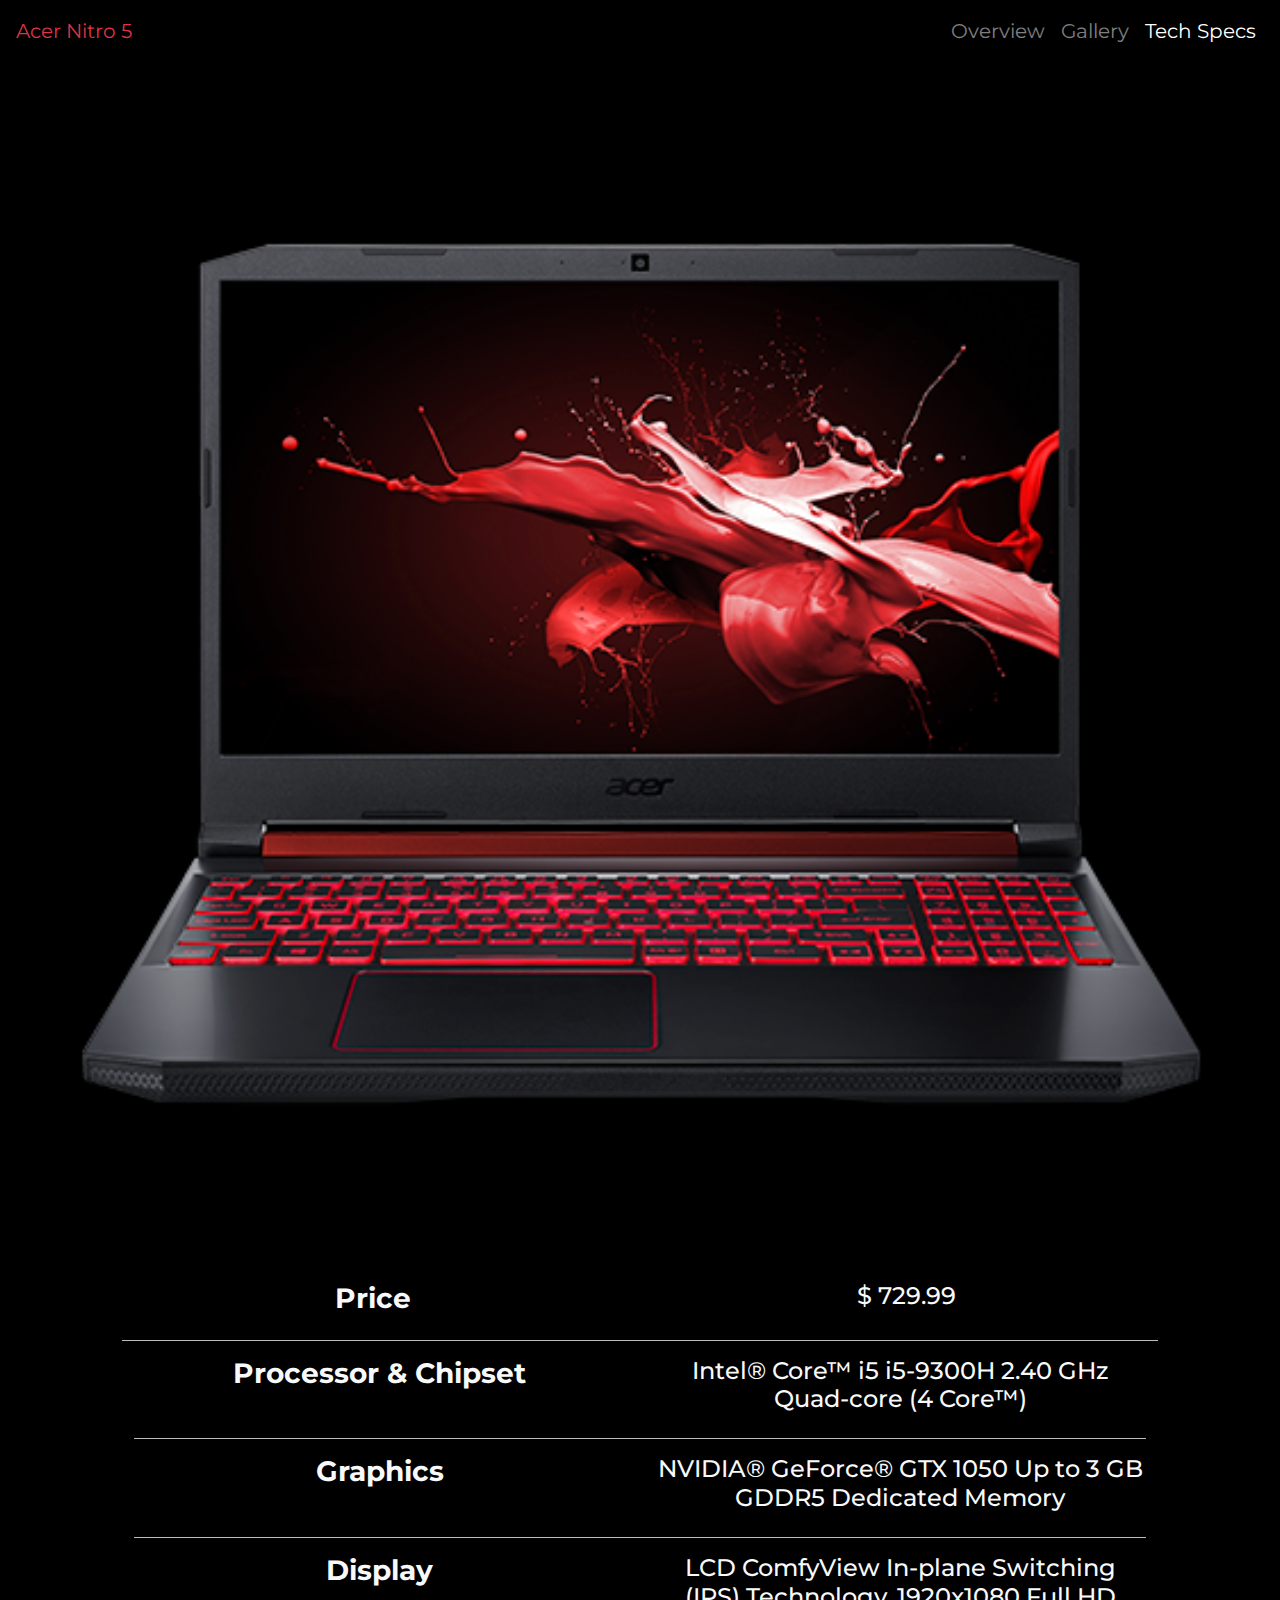
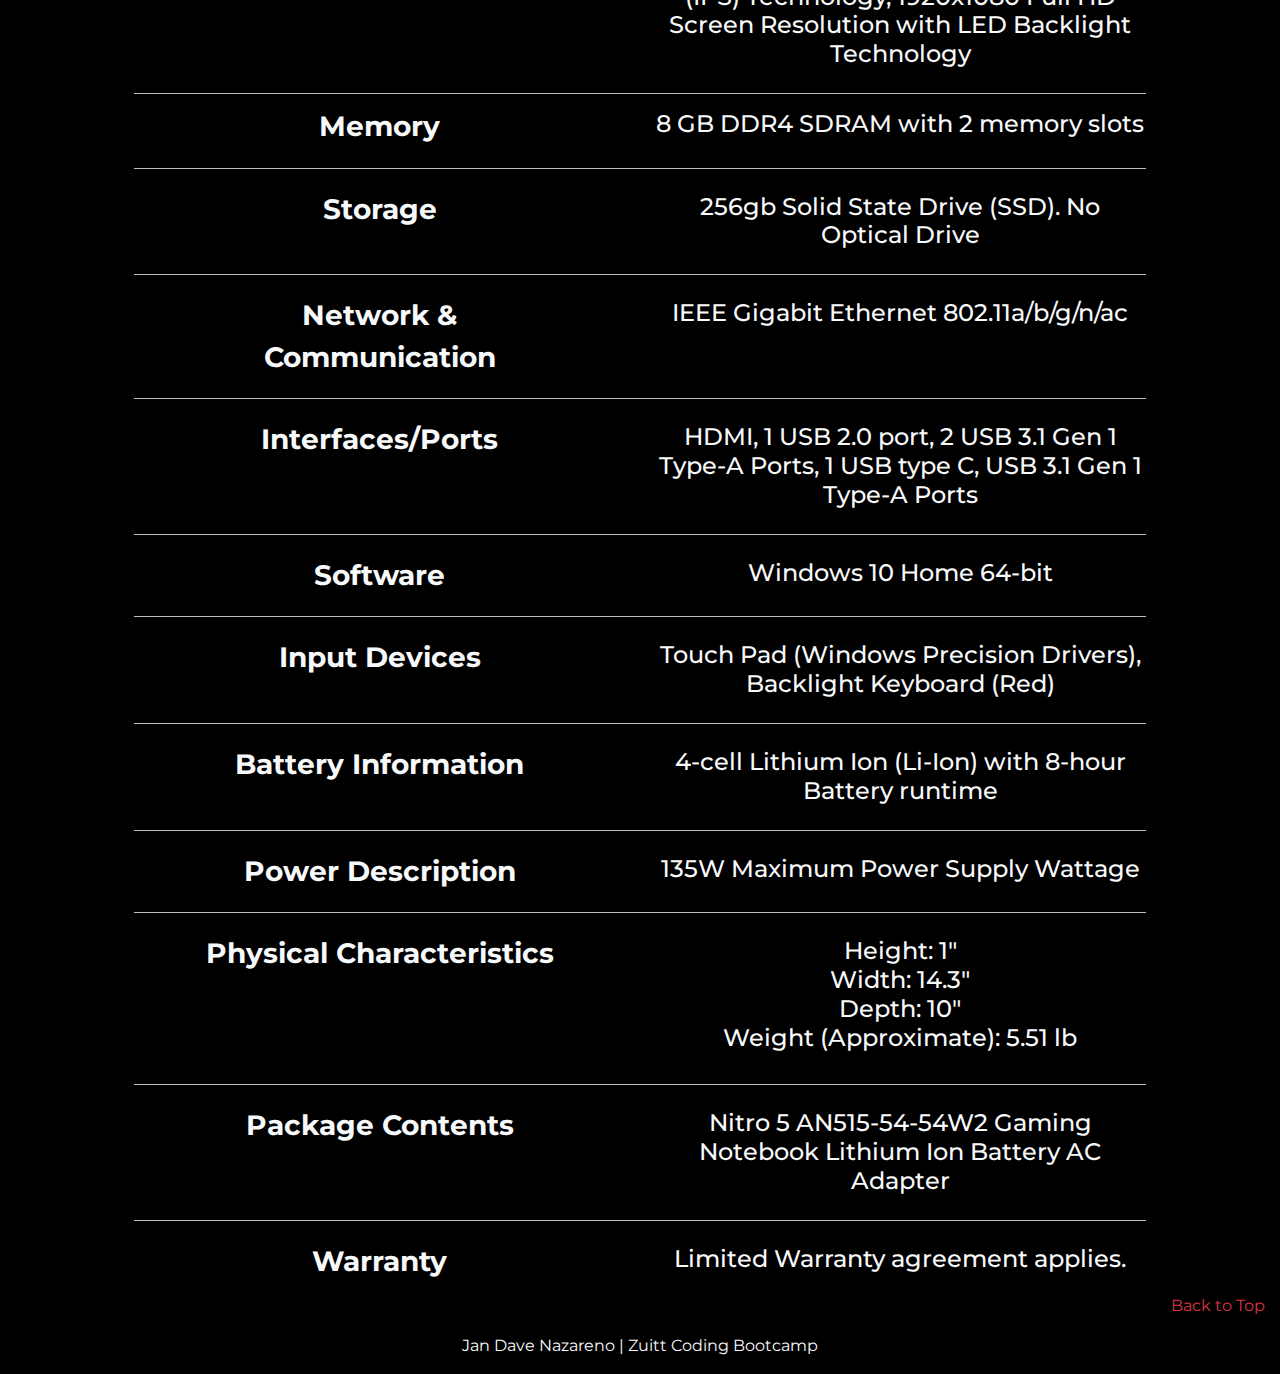
<file: techspecs.html>
<!DOCTYPE html>
<html>
<head>
	<title>Acer Nitro 5</title>

	<meta charset="utf-8">
	<meta name="viewport" content="width=device-width,
	initial-scale=1.0, maximum-scale=1.0, shrink-to-fit=no">
	<meta http-equiv="X-UA-Compatible" content="IE-Edge">
	<!-- font awesome icons -->
	<link rel="stylesheet" href="https://use.fontawesome.com/releases/v5.5.0/css/all.css" integrity="sha384-B4dIYHKNBt8Bc12p+WXckhzcICo0wtJAoU8YZTY5qE0Id1GSseTk6S+L3BlXeVIU" crossorigin="anonymous">
	
	<!-- google fonts -->
	<link href="https://fonts.googleapis.com/css?family=Montserrat|Raleway&display=swap" rel="stylesheet">

	<!-- bootstrap -->
	<link rel="stylesheet" href="https://maxcdn.bootstrapcdn.com/bootstrap/4.3.1/css/bootstrap.min.css">
	<!-- external css -->
	<link rel="stylesheet" type="text/css" href="assets/css/style.css">
	<!-- animate css -->
	<link rel="stylesheet" type="text/css" href="assets/css/animate.css">
	<link rel="shortcut icon" href="assets/images/no5icon.jpg"/>
</head>
<body class= "animated fadeIn">
	<section id="home"></section>
	<nav id="navbar" class="navbar navbar-expand-sm navbar-dark  sticky-top  ">
	  <a id="navbar2" class="navbar-brand " href="home.html">Acer Nitro 5</a>
	  <button class="navbar-toggler" type="button" data-toggle="collapse" data-target="#navbarNav" aria-controls="navbarNav" aria-expanded="false" aria-label="Toggle navigation">
	    <span class="navbar-toggler-icon"></span>
	  </button>
	  <div class="collapse navbar-collapse text-right" id="navbarNav">
	    <ul class="navbar-nav ml-auto">
	      <li class="nav-item ">
	        <a class="nav-link  " href="home.html">Overview <span class="sr-only ">(current)</span></a>
	      </li>
	      <li class="nav-item">
	        <a class="nav-link " href="gallery.html">Gallery</a>
	      </li>
	      <li class="nav-item active">
	        <a class="nav-link " href="techspecs.html">Tech Specs</a>
	      </li>
	      
	    </ul>
	  </div>
		
	</nav>

	

	<div id="container" class="container-fluid ">
		
		<div class=" wrapper  container-fluid text-center ">
	  		<img class="mainpicture animated fadeDownBig" src="assets/images/nitro5specs.png"  alt="...">
		</div>	

		<div class="row">
			<div class="offset-1 col-10 text-center ">
				<div class="row ">
					<div class="col-6 ">
						<H3 id="overview1" class="font-weight-bold text-light animated fadeInUp ">Price</H3>
					</div>

					<div class="col-6 ">
						<h4 id="overview1" class="text-light  animated fadeInUp ">
						$ 729.99</h4>
					</div>
				</div>
				
				<hr>
			</div>
		</div>

		<div class="row m-0">
			<div class="offset-1 col-10 text-center ">
				<div class="row">
					<div class="col-6 ">
						<H3 id="overview1" class="font-weight-bold text-light animated fadeInUp ">Processor & Chipset</H3>
					</div>

					<div class="col-6 ">
						<h4 id="overview1" class="text-light  animated fadeInUp ">
						Intel® Core™ i5 i5-9300H 2.40 GHz Quad-core (4 Core™)</h4>
					</div>
				</div>
				
				<hr>
			</div>
		</div>

		<div class="row m-0">
			<div class="offset-1 col-10 text-center ">
				<div class="row">
					<div class="col-6 ">
						<h3 id="overview1" class="font-weight-bold text-light animated fadeInUp ">Graphics</H3>
					</div>

					<div class="col-6 ">
						<h4 id="overview1" class="text-light  animated fadeInUp ">
						NVIDIA® GeForce® GTX 1050 Up to 3 GB GDDR5 Dedicated Memory
						</h4>
					</div>
				</div>
				
				<hr>
			</div>
		</div>

		<div class="row m-0">
			<div class="offset-1 col-10 text-center ">
				<div class="row">
					<div class="col-6 ">
						<H3 id="overview1" class="font-weight-bold text-light animated fadeInUp ">Display</H3>
					</div>

					<div class="col-6 ">
						<h4 id="overview1" class="text-light  animated fadeInUp ">
						LCD ComfyView In-plane Switching (IPS) Technology, 1920x1080 Full HD Screen Resolution with
						LED Backlight Technology 
						</h4>
					</div>
				</div>
				
				<hr>
			</div>
		</div>

		<div class="row m-0 mb-2">
			<div class="offset-1 col-10 text-center ">
				<div class="row">
					<div class="col-6 ">
						<H3 id="overview1" class="font-weight-bold text-light animated fadeInUp ">Memory</H3>
					</div>

					<div class="col-6 ">
						<h4 id="overview1" class="text-light  animated fadeInUp ">
						8 GB DDR4 SDRAM with 2 memory slots
						</h4>
					</div>
				</div>
				
				<hr>
			</div>
		</div>

		<div class="row m-0 mb-2">
			<div class="offset-1 col-10 text-center ">
				<div class="row">
					<div class="col-6 ">
						<H3 id="overview1" class="font-weight-bold text-light animated fadeInUp ">Storage</H3>
					</div>

					<div class="col-6 ">
						<h4 id="overview1" class="text-light  animated fadeInUp ">
							256gb Solid State Drive (SSD). No Optical Drive
						</h4>
					</div>
				</div>
				
				<hr>
			</div>
		</div>

		<div class="row m-0 mb-2">
			<div class="offset-1 col-10 text-center ">
				<div class="row">
					<div class="col-6 ">
						<H3 id="overview1" class="font-weight-bold text-light animated fadeInUp ">Network & 
							<h3 id="overview1" class="font-weight-bold text-light animated fadeInUp ">
							Communication</h3>
						</H3>
					</div>

					<div class="col-6 ">
						<h4 id="overview1" class="text-light  animated fadeInUp">
							IEEE Gigabit Ethernet 802.11a/b/g/n/ac
						</h4>
					</div>
				</div>
				
				<hr>
			</div>
		</div>

		<div class="row m-0 mb-2">
			<div class="offset-1 col-10 text-center ">
				<div class="row">
					<div class="col-6 ">
						<H3 id="overview1" class="font-weight-bold text-light animated fadeInUp ">Interfaces/Ports</H3>
					</div>

					<div class="col-6 ">
						<h4 id="overview1" class="text-light  animated fadeInUp ">
							HDMI, 1 USB 2.0 port, 2 USB 3.1 Gen 1 Type-A Ports, 1 USB type C, USB 3.1 Gen 1 Type-A Ports
						</h4>
					</div>
				</div>
				
				<hr>
			</div>
		</div>

		<div class="row m-0 mb-2">
			<div class="offset-1 col-10 text-center ">
				<div class="row">
					<div class="col-6 ">
						<H3 id="overview1" class="font-weight-bold text-light animated fadeInUp ">Software</H3>
					</div>

					<div class="col-6 ">
						<h4 id="overview1" class="text-light  animated fadeInUp ">
							Windows 10 Home 64-bit
						</h4>
					</div>
				</div>
				
				<hr>
			</div>
		</div>

		<div class="row m-0 mb-2">
			<div class="offset-1 col-10 text-center ">
				<div class="row">
					<div class="col-6 ">
						<H3 id="overview1" class="font-weight-bold text-light animated fadeInUp ">Input Devices</H3>
					</div>

					<div class="col-6 ">
						<h4 id="overview1" class="text-light  animated fadeInUp ">
							Touch Pad (Windows Precision Drivers), Backlight Keyboard (Red) 
						</h4>
					</div>
				</div>
				
				<hr>
			</div>
		</div>

		<div class="row m-0 mb-2">
			<div class="offset-1 col-10 text-center ">
				<div class="row">
					<div class="col-6 ">
						<H3 id="overview1" class="font-weight-bold text-light animated fadeInUp ">Battery Information</H3>
					</div>

					<div class="col-6 ">
						<h4 id="overview1" class="text-light  animated fadeInUp ">
							4-cell Lithium Ion (Li-Ion) with 8-hour Battery runtime
						</h4>
					</div>
				</div>
				
				<hr>
			</div>
		</div>

		<div class="row m-0 mb-2">
			<div class="offset-1 col-10 text-center ">
				<div class="row">
					<div class="col-6 ">
						<H3 id="overview1" class="font-weight-bold text-light animated fadeInUp ">Power Description</H3>
					</div>

					<div class="col-6 ">
						<h4 id="overview1" class="text-light  animated fadeInUp ">
							135W Maximum Power Supply Wattage
						</h4>
					</div>
				</div>
				
				<hr>
			</div>
		</div>

		<div class="row m-0 mb-2">
			<div class="offset-1 col-10 text-center ">
				<div class="row">
					<div class="col-6 ">
						<H3 id="overview1" class="font-weight-bold text-light animated fadeInUp ">Physical Characteristics</H3>
					</div>

					<div class="col-6 ">
						<h4 id="overview1" class="text-light  animated fadeInUp ">
							<ul>
								
								<li>Height: 1"	 </li>
								<li>Width: 14.3" </li>
								<li>Depth: 10" </li>
								<li>Weight (Approximate): 5.51 lb </li>
							</ul>
						</h4>
					</div>
				</div>
				
				<hr>
			</div>
		</div>

		<div class="row m-0 mb-2">
			<div class="offset-1 col-10 text-center ">
				<div class="row">
					<div class="col-6 ">
						<H3 id="overview1" class="font-weight-bold text-light animated fadeInUp ">Package Contents</H3>
					</div>

					<div class="col-6 ">
						<h4 id="overview1" class="text-light  animated fadeInUp ">
							Nitro 5 AN515-54-54W2 Gaming Notebook
							Lithium Ion Battery AC Adapter
						</h4>
					</div>
				</div>
				
				<hr>
			</div>
		</div>
		<div class="row m-0 mb-2">
			<div class="offset-1 col-10 text-center ">
				<div class="row">
					<div class="col-6 ">
						<H3 id="overview1" class="font-weight-bold text-light animated fadeInUp ">Warranty</H3>
					</div>

					<div class="col-6 ">
						<h4 id="overview1" class="text-light  animated fadeInUp ">
							Limited Warranty agreement applies.
						</h4>
					</div>
				</div>
			</div>
		</div>

 


		
		

		

		<div class="text-right">
			<a href="#home" class="text-danger">Back to Top</a>

		</div>

		<footer>
	
			<p  class="text-center p-3 mb-0 text-light">Jan Dave Nazareno | Zuitt Coding Bootcamp</p>
	
		</footer>

	</div>	<!-- end of div container -->







<!-- jQuery library -->
<script src="https://ajax.googleapis.com/ajax/libs/jquery/3.4.1/jquery.min.js"></script>

<!-- Popper JS -->
<script src="https://cdnjs.cloudflare.com/ajax/libs/popper.js/1.14.7/umd/popper.min.js"></script>

<!-- Latest compiled JavaScript -->
<script src="https://maxcdn.bootstrapcdn.com/bootstrap/4.3.1/js/bootstrap.min.js"></script>
</body>
</html>
</file>
<file: assets/css/style.css>
@font-face{

	font-family: "timeless";
	src: url(../fonts/Timeless.ttf);
}

*{
	margin:0;
	padding: 0;
	box-sizing: border-box;
	font-family: 'Montserrat', sans-serif;
	/*background-color: #000;*/

}

html{
	scroll-behavior: smooth;
}

/*landing page*/
#jumbo-land{
	height: 100vh;
	/*background-image: url(../assets/images/nitro5bg.jpg);*/
	padding-top: 20%;
	/*background-color: white; */
	/*background-image: url(https://static.acer.com/up/Resource/Acer/Laptops/Nitro_5/Overview/20190401/NITRO_5_AN515-54_hero_large.jpg);*/
	background-image: url(../images/nitro5bg.jpg);
	background-size: cover;
	border-radius: 0; /*removes jumbo tron's rounded corners*/
	/*border: 2px solid yellow;*/
}/*End landing*/


.jumbotron h1 {
	font-family: 'Montserrat', sans-serif;
	color: #f2f2f2; /*off white*/
}
.jumbotron p{
	color: #f2f2f2;
}

.jumbotron hr {
	/*background-color: #fff;*/
}


.btn a {
	text-decoration: none;
	color: #fff;
}

/*.container {
height: 100vh;
}*/

#explore:hover {
 background-color: #c42f34;
}




.jumbotron h1 {
	/*color: #fff;*/
  /*font-size: 10vw;*/
  text-decoration: none;
  /*text-transform: uppercase;*/
  letter-spacing: 6px;
  display: inline-block;
  position: relative;
 /* font-family: 'Merriweather', serif;*/
  -webkit-mask-image: linear-gradient(-75deg, rgba(0,0,0,.6) 30%, #000 50%, rgba(0,0,0,.6) 70%);
  -webkit-mask-size: 200%;
  animation: shine 2s linear infinite;
}

@keyframes shine {
  from { -webkit-mask-position: 150%; }
  to { -webkit-mask-position: -50%; }
}


/*home.html start*/
#navbarNav{
font-size: 20px;
}

#navbar {
background-color: #000;
/*background-color: yellow;*/



}

.mainpicture{
	width: 100%;
}

#container {
	background-color: #000;
	/*max-width: 1501px;*/
	
}

/*#overview1{


}*/

.iframe1 {
	width: 49.83%;
	height: 450px;
	/*margin-left: 17px;*/
	display: inline-block;
	margin: 0;

}

.acerRed {
	color: #dc3545;
}
.acerRedbg{
	background-color: #dc3545; 
}

#navbar  {
	color: #dc3545;
}

#navbar2  {
	color: #dc3545;
}




h2 {
  
  -moz-transition: all 0.2s ease-in;
  -o-transition: all 0.2s ease-in;
  -webkit-transition: all 0.2s ease-in;
  transition: all 0.2s ease-in;
}

h2:hover {
  color: red;
  text-shadow:0px 0px 10px red;
  -moz-transition: all 0.2s ease-in;
  -o-transition: all 0.2s ease-in;
  -webkit-transition: all 0.2s ease-in;
  transition: all 0.2s ease-in;
}

/*.mainpicture1{
	z-index:0;

	
}*/


/*end of home.html css*/

/*techspecs.html*/
hr{
	background-color: lightgrey;
}

.mainpicture2{
	width: 70%;
}

#specs{
	height: 20%;
	width: 100%
}
ul{
	list-style: none;
}



/*techspecs.html end*/


/*gallery.html*/
#head-gall{
	background-color: #000;
}

/*gallery.html end*/

/*home2.html*/
#home-landing {
	background-color: #333;
	color: #fff;
	padding: 20%;

}




/*end home2.html*/

/*ABOUT HTML START*/

#jumbrotron-about {

	background-color: #333;
	height: 90vh;
	border-radius: 0;
	margin-bottom: 0; 
}

#landing-about{
	color: #f2f2f2;
	font-size: 5em;
	padding-top: 20vh;
	letter-spacing: 5px;
	font-family: timeless, sans-serif;
}

#mission {
	height: 100%;
	background-color: #333; /*off black*/
	color: #fff; /*off-white*/

}

#vision{
	height: 100%;
	background-color: #fff; /*off black*/
	color: #333; /*off-white*/

}

.about-tags {
	font-weight: bold;
	font-family: timeless, sans-serif;
}
/*ABOUT.HTML END*/

/*contact.html start*/

#maps{
	width: 100%;
	height: 70vh;
	display: block;
	border: none;
	border-radius: 10px;
}




/*mobile styles*/
@media only screen and (max-width:400px){
	#jumbo-land{
	/*height: 100vh;*/
	
	padding-top: 20%;
	
	/*background-image: url(https://static.acer.com/up/Resource/Acer/Laptops/Nitro_5/Overview/20190401/NITRO_5_AN515-54_hero_large.jpg);*/
	background-image: url(../images/nitro5bg.jpg);
	
	border-radius: 0; /*removes jumbo tron's rounded corners*/
	/*border: 2px solid yellow;*/
	}/*End landing*/

	#overview1{
		font-size: 15px;
		width: 100%;
	}

	.iframe1 {
	width: 100%;
	height: 315px;
	/*margin-right: 20px;*/

	}



}





/*tablet styles*/
@media only screen and (min-width: 401px) and (max-width: 960px){
	.iframe1 {
	width: 100%;
	height: 315px;
	margin-right: 20px;
	/*display: inline-block;*/

	}

	#navbar {
	background-color: #000;
	width: 100%; 


	}

	#overview1{
		font-size: 15px;
		width: 100%;
	}

}

/*desktop view*/

@media only screen and (min-width: 961px){
	.iframe1 {
	width: 49.7%;
	height: 450px;
	/*margin-left: 17px;*/
	display: inline-block;
	margin: 0;

	}
	


	#navbar {
	background-color: #000;
/*	width: 100vw; */


	}
}
</file>
